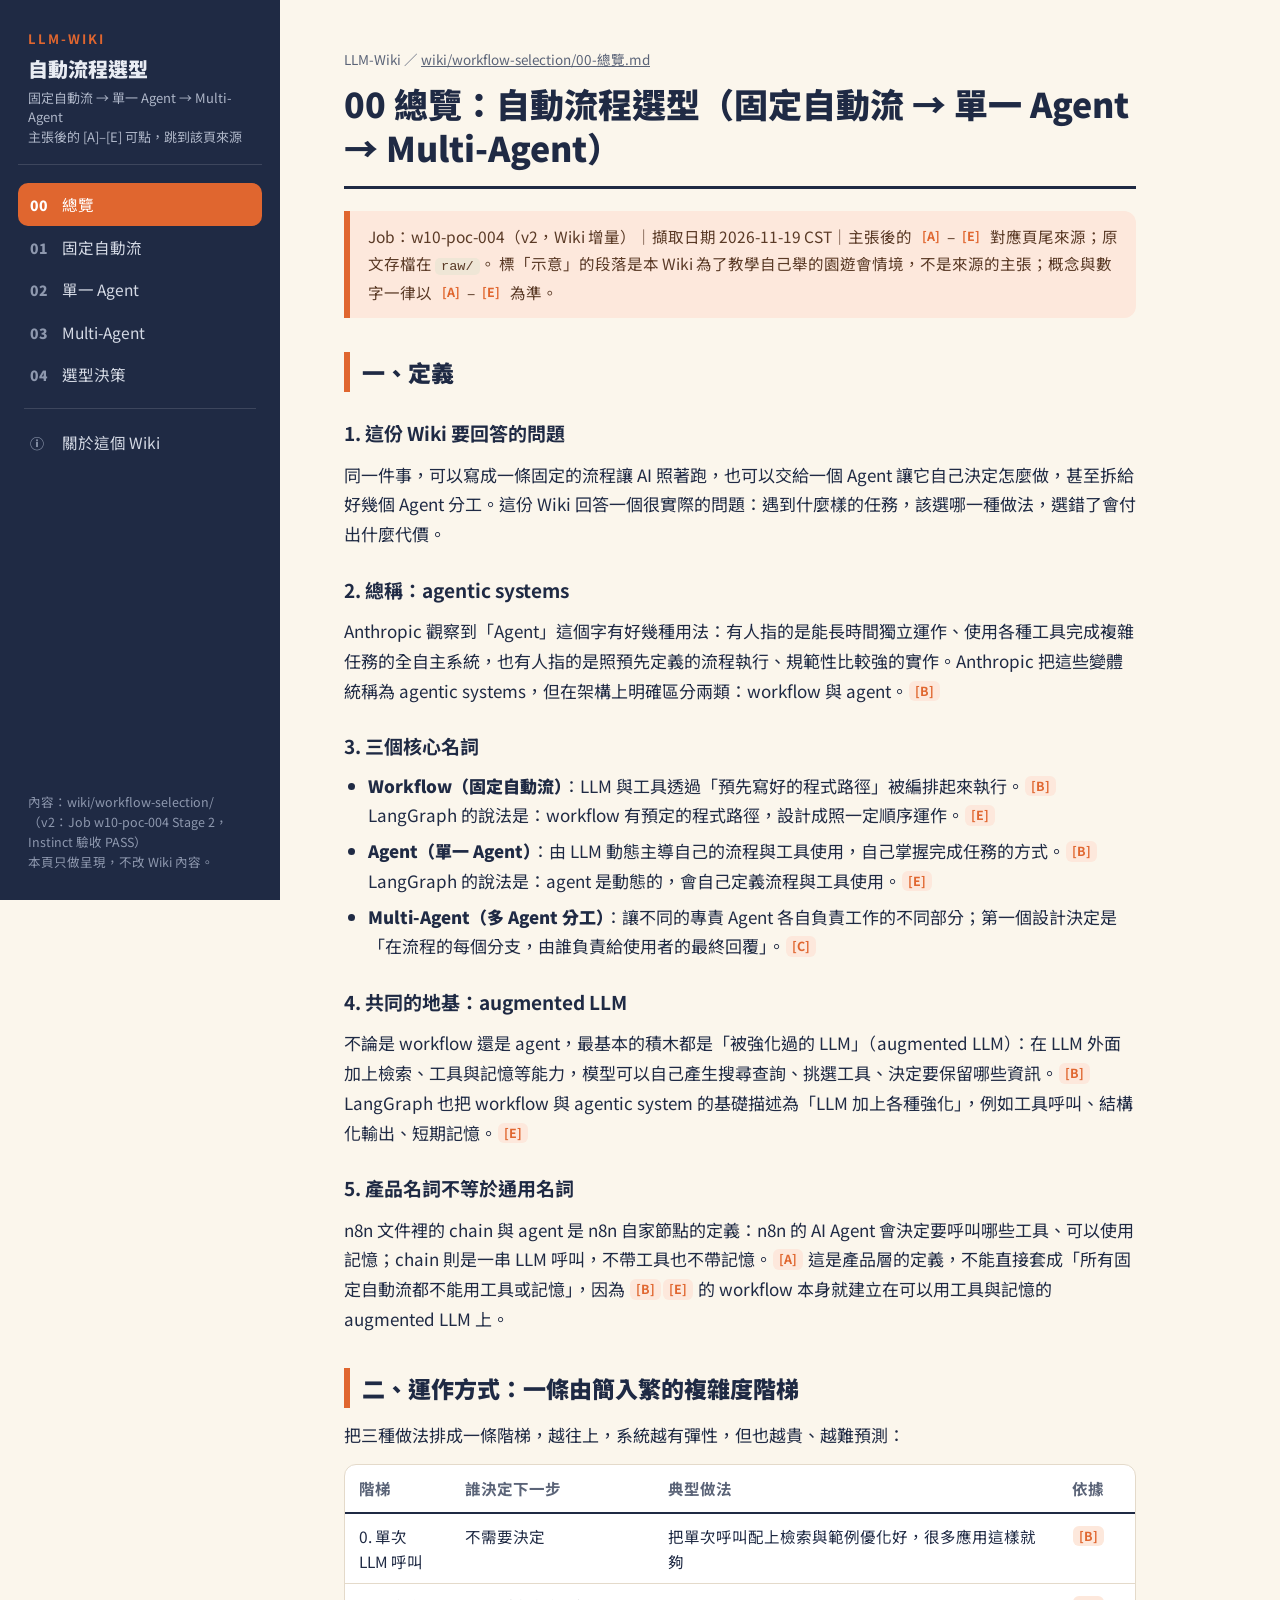
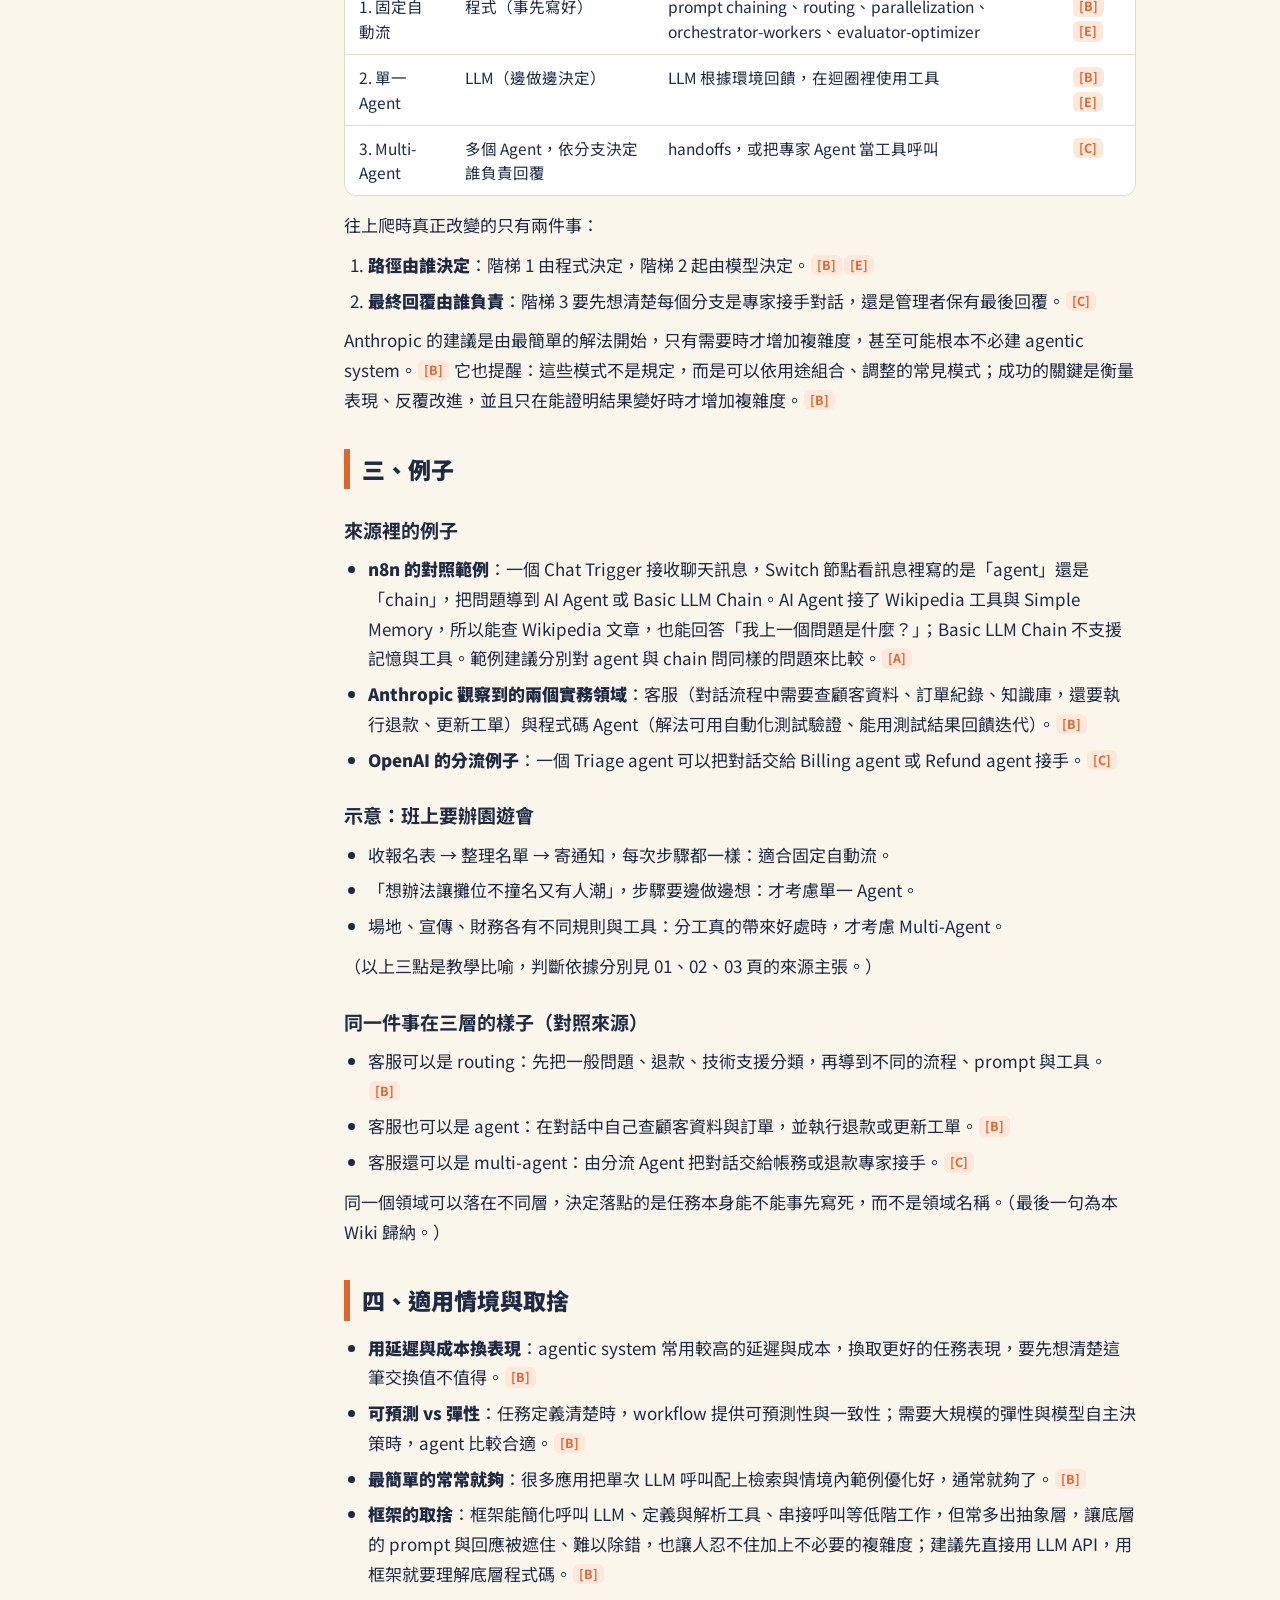
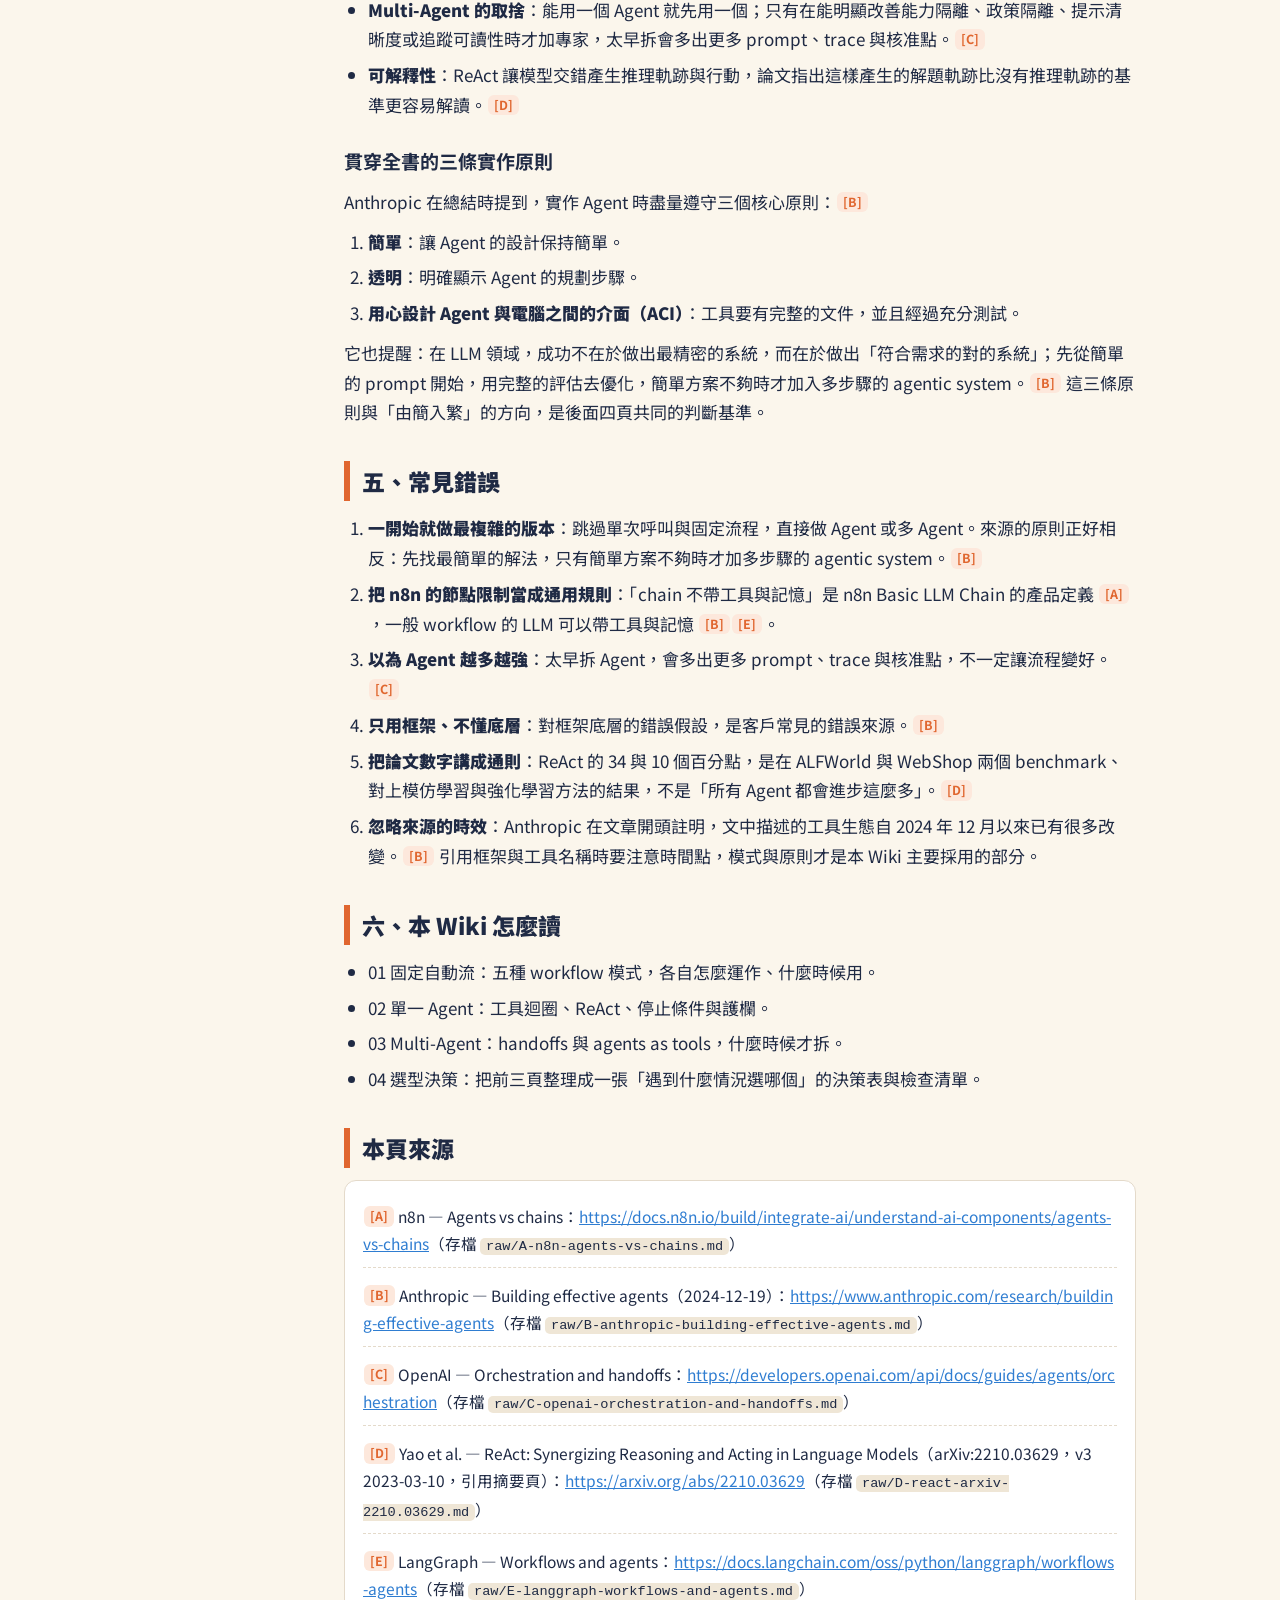
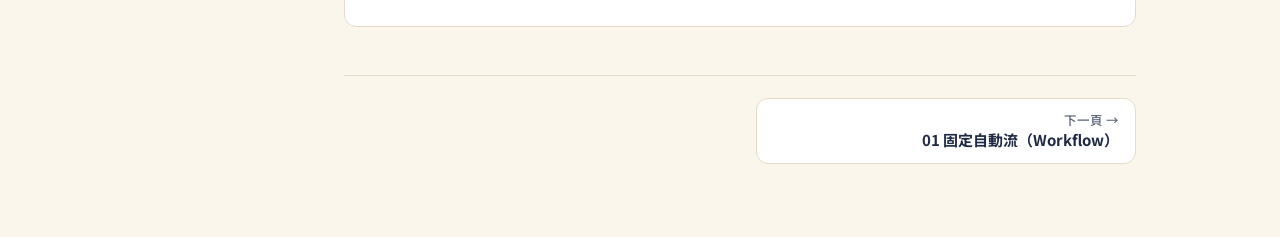
<file: wiki/index.html>
<!doctype html>
<html lang="zh-Hant">
<head>
<meta charset="utf-8">
<meta name="viewport" content="width=device-width, initial-scale=1">
<title>LLM-Wiki｜自動流程選型（固定自動流 → 單一 Agent → Multi-Agent）</title>
<link rel="preconnect" href="https://fonts.googleapis.com">
<link href="https://fonts.googleapis.com/css2?family=Noto+Sans+TC:wght@400;500;700;900&display=swap" rel="stylesheet">
<!--
  Wiki 瀏覽頁母版（templates/wiki.html）
  內容由 scripts/build_wiki.py 從 wiki/*.md 轉出後注入 <script id="wiki-data">，母版不放任何 Wiki 文字。
  配色與字型沿用簡報母版 templates/slides.html。
-->
<style>
  :root{
    --bg:#FBF6EC; --ink:#1F2A44; --muted:#5B6478; --line:#E4DACA;
    --accent:#E0662F; --accent-soft:#FDE8DC; --line-c:#2F7DD1; --branch-c:#2E9E6A;
    --card:#FFFFFF; --side:#1F2A44;
  }
  *{box-sizing:border-box;margin:0;padding:0}
  html{scroll-behavior:smooth}
  body{background:var(--bg);color:var(--ink);font-family:"Noto Sans TC","PingFang TC","Microsoft JhengHei",sans-serif;
    font-size:17px;line-height:1.75;display:grid;grid-template-columns:280px minmax(0,1fr);min-height:100vh}
  aside{background:var(--side);color:#E9ECF3;position:sticky;top:0;height:100vh;overflow-y:auto;padding:28px 18px;display:flex;flex-direction:column;gap:6px}
  .brand{padding:0 10px 18px;border-bottom:1px solid #ffffff22;margin-bottom:12px}
  .brand .k{font-size:13px;letter-spacing:2px;color:var(--accent);font-weight:700}
  .brand .t{font-size:20px;font-weight:900;line-height:1.35;margin-top:4px}
  .brand .s{font-size:13px;color:#AEB6C8;margin-top:6px;line-height:1.5}
  nav a{display:flex;gap:10px;align-items:baseline;padding:10px 12px;border-radius:10px;color:#D5DAE5;text-decoration:none;font-size:15.5px;line-height:1.45}
  nav a .n{font-weight:900;color:#8E98AE;font-size:14px;min-width:22px}
  nav a:hover{background:#ffffff12;color:#fff}
  nav a.on{background:var(--accent);color:#fff}
  nav a.on .n{color:#fff}
  .sep{height:1px;background:#ffffff22;margin:12px 6px}
  .side-foot{margin-top:auto;font-size:12.5px;color:#8E98AE;padding:16px 10px 0;line-height:1.6}
  .side-foot a{color:#AEB6C8}
  main{padding:48px clamp(20px,5vw,72px) 80px;max-width:920px;width:100%}
  .crumb{font-size:13.5px;color:var(--muted);margin-bottom:10px}
  .crumb a{color:var(--muted)}
  article h1{font-size:34px;font-weight:900;line-height:1.3;margin-bottom:22px;padding-bottom:16px;border-bottom:3px solid var(--ink)}
  article h2{font-size:23px;font-weight:900;margin:34px 0 12px;padding-left:12px;border-left:6px solid var(--accent)}
  article h3{font-size:19px;font-weight:700;margin:24px 0 8px}
  article p{margin:10px 0}
  article ul,article ol{margin:8px 0 8px 1.4em}
  article li{margin:6px 0}
  article li ul{margin-top:4px}
  article strong{font-weight:900}
  article blockquote{background:var(--accent-soft);border-left:6px solid var(--accent);border-radius:0 12px 12px 0;padding:12px 18px;margin:0 0 18px;font-size:15.5px;color:#5a3a26}
  article code{font-family:ui-monospace,Menlo,Consolas,monospace;font-size:.88em;background:#EFE6D6;border-radius:5px;padding:1px 6px}
  article pre{background:#fff;border:1px solid var(--line);border-radius:12px;padding:14px 18px;overflow-x:auto;margin:12px 0}
  article pre code{background:none;padding:0;font-size:14px;line-height:1.6}
  article a{color:var(--line-c);word-break:break-all}
  .tbl{overflow-x:auto;margin:14px 0;background:var(--card);border:1px solid var(--line);border-radius:12px}
  table{border-collapse:collapse;width:100%;font-size:15.5px}
  th{text-align:left;font-weight:700;color:var(--muted);padding:10px 14px;border-bottom:2px solid var(--ink);white-space:nowrap}
  td{padding:10px 14px;border-bottom:1px solid var(--line);vertical-align:top;line-height:1.6}
  tr:last-child td{border-bottom:0}
  a.tag{display:inline-block;font-size:12.5px;font-weight:700;line-height:1;padding:4px 6px;margin:0 1px;border-radius:6px;
    background:var(--accent-soft);color:var(--accent);text-decoration:none;vertical-align:2px;word-break:normal;cursor:pointer}
  a.tag:hover{background:var(--accent);color:#fff}
  h2.srchead + ul, h2.srchead + ol{list-style:none;margin-left:0;background:var(--card);border:1px solid var(--line);border-radius:12px;padding:8px 18px}
  h2.srchead + ul li{padding:8px 0;border-bottom:1px dashed var(--line);font-size:15.5px}
  h2.srchead + ul li:last-child{border-bottom:0}
  li.hit{background:#FFF3C4;border-radius:6px;transition:background .3s}
  .pager{display:flex;justify-content:space-between;gap:14px;margin-top:48px;padding-top:22px;border-top:1px solid var(--line)}
  .pager a{flex:1;max-width:48%;background:var(--card);border:1px solid var(--line);border-radius:12px;padding:12px 16px;text-decoration:none;color:var(--ink);font-weight:700;font-size:15px;line-height:1.45}
  .pager a small{display:block;color:var(--muted);font-weight:500;font-size:12.5px}
  .pager a.next{text-align:right;margin-left:auto}
  .pager a:hover{border-color:var(--accent)}
  .src-file{margin-top:20px;font-size:13px;color:var(--muted)}
  .src-file a{color:var(--muted)}
  #menu{display:none}
  @media (max-width:820px){
    body{display:block}
    aside{position:sticky;top:0;height:auto;z-index:5;padding:12px 14px;gap:0}
    .brand{padding:0;border:0;margin:0;display:flex;justify-content:space-between;align-items:center}
    .brand .k,.brand .s{display:none}
    .brand .t{font-size:16px;margin:0}
    #menu{display:block;font:inherit;font-size:14px;background:var(--accent);color:#fff;border:0;border-radius:8px;padding:6px 12px;cursor:pointer}
    aside nav,aside .sep,aside .side-foot{display:none}
    aside.open nav{display:block;margin-top:10px}
    aside.open .sep{display:block}
    main{padding:24px 18px 60px}
    article h1{font-size:26px}
  }
</style>
</head>
<body>
<aside id="side">
  <div class="brand">
    <div>
      <div class="k">LLM-WIKI</div>
      <div class="t">自動流程選型</div>
      <div class="s">固定自動流 → 單一 Agent → Multi-Agent<br>主張後的 [A]–[E] 可點，跳到該頁來源</div>
    </div>
    <button id="menu" aria-label="開啟目錄">目錄</button>
  </div>
  <nav id="nav"></nav>
  <div class="side-foot">內容：<span id="foot-path"></span>（v2：Job w10-poc-004 Stage 2，Instinct 驗收 PASS）<br>本頁只做呈現，不改 Wiki 內容。</div>
</aside>
<main>
  <div class="crumb" id="crumb"></div>
  <article id="doc"></article>
  <div class="pager" id="pager"></div>
</main>
<script id="wiki-data" type="application/json">{"slug": "workflow-selection", "repo": "https://github.com/nickyxu1985/universal-lesson-generator/blob/develop/", "pages": [{"id": "00", "title": "00 總覽：自動流程選型（固定自動流 → 單一 Agent → Multi-Agent）", "file": "wiki/workflow-selection/00-總覽.md", "html": "<h1>00 總覽：自動流程選型（固定自動流 → 單一 Agent → Multi-Agent）<\/h1>\n<blockquote>Job：w10-poc-004（v2，Wiki 增量）｜擷取日期 2026-11-19 CST｜主張後的 <a class=\"tag\" href=\"#\" data-src=\"A\">[A]<\/a>–<a class=\"tag\" href=\"#\" data-src=\"E\">[E]<\/a> 對應頁尾來源；原文存檔在 <code>raw/<\/code>。 標「示意」的段落是本 Wiki 為了教學自己舉的園遊會情境，不是來源的主張；概念與數字一律以 <a class=\"tag\" href=\"#\" data-src=\"A\">[A]<\/a>–<a class=\"tag\" href=\"#\" data-src=\"E\">[E]<\/a> 為準。<\/blockquote>\n<h2>一、定義<\/h2>\n<h3>1. 這份 Wiki 要回答的問題<\/h3>\n<p>同一件事，可以寫成一條固定的流程讓 AI 照著跑，也可以交給一個 Agent 讓它自己決定怎麼做，甚至拆給好幾個 Agent 分工。這份 Wiki 回答一個很實際的問題：遇到什麼樣的任務，該選哪一種做法，選錯了會付出什麼代價。<\/p>\n<h3>2. 總稱：agentic systems<\/h3>\n<p>Anthropic 觀察到「Agent」這個字有好幾種用法：有人指的是能長時間獨立運作、使用各種工具完成複雜任務的全自主系統，也有人指的是照預先定義的流程執行、規範性比較強的實作。Anthropic 把這些變體統稱為 agentic systems，但在架構上明確區分兩類：workflow 與 agent。<a class=\"tag\" href=\"#\" data-src=\"B\">[B]<\/a><\/p>\n<h3>3. 三個核心名詞<\/h3>\n<ul><li><strong>Workflow（固定自動流）<\/strong>：LLM 與工具透過「預先寫好的程式路徑」被編排起來執行。<a class=\"tag\" href=\"#\" data-src=\"B\">[B]<\/a> LangGraph 的說法是：workflow 有預定的程式路徑，設計成照一定順序運作。<a class=\"tag\" href=\"#\" data-src=\"E\">[E]<\/a><\/li><li><strong>Agent（單一 Agent）<\/strong>：由 LLM 動態主導自己的流程與工具使用，自己掌握完成任務的方式。<a class=\"tag\" href=\"#\" data-src=\"B\">[B]<\/a> LangGraph 的說法是：agent 是動態的，會自己定義流程與工具使用。<a class=\"tag\" href=\"#\" data-src=\"E\">[E]<\/a><\/li><li><strong>Multi-Agent（多 Agent 分工）<\/strong>：讓不同的專責 Agent 各自負責工作的不同部分；第一個設計決定是「在流程的每個分支，由誰負責給使用者的最終回覆」。<a class=\"tag\" href=\"#\" data-src=\"C\">[C]<\/a><\/li><\/ul>\n<h3>4. 共同的地基：augmented LLM<\/h3>\n<p>不論是 workflow 還是 agent，最基本的積木都是「被強化過的 LLM」（augmented LLM）：在 LLM 外面加上檢索、工具與記憶等能力，模型可以自己產生搜尋查詢、挑選工具、決定要保留哪些資訊。<a class=\"tag\" href=\"#\" data-src=\"B\">[B]<\/a> LangGraph 也把 workflow 與 agentic system 的基礎描述為「LLM 加上各種強化」，例如工具呼叫、結構化輸出、短期記憶。<a class=\"tag\" href=\"#\" data-src=\"E\">[E]<\/a><\/p>\n<h3>5. 產品名詞不等於通用名詞<\/h3>\n<p>n8n 文件裡的 chain 與 agent 是 n8n 自家節點的定義：n8n 的 AI Agent 會決定要呼叫哪些工具、可以使用記憶；chain 則是一串 LLM 呼叫，不帶工具也不帶記憶。<a class=\"tag\" href=\"#\" data-src=\"A\">[A]<\/a> 這是產品層的定義，不能直接套成「所有固定自動流都不能用工具或記憶」，因為 <a class=\"tag\" href=\"#\" data-src=\"B\">[B]<\/a><a class=\"tag\" href=\"#\" data-src=\"E\">[E]<\/a> 的 workflow 本身就建立在可以用工具與記憶的 augmented LLM 上。<\/p>\n<h2>二、運作方式：一條由簡入繁的複雜度階梯<\/h2>\n<p>把三種做法排成一條階梯，越往上，系統越有彈性，但也越貴、越難預測：<\/p>\n<div class=\"tbl\"><table><thead><tr><th>階梯<\/th><th>誰決定下一步<\/th><th>典型做法<\/th><th>依據<\/th><\/tr><\/thead><tbody><tr><td>0. 單次 LLM 呼叫<\/td><td>不需要決定<\/td><td>把單次呼叫配上檢索與範例優化好，很多應用這樣就夠<\/td><td><a class=\"tag\" href=\"#\" data-src=\"B\">[B]<\/a><\/td><\/tr><tr><td>1. 固定自動流<\/td><td>程式（事先寫好）<\/td><td>prompt chaining、routing、parallelization、orchestrator-workers、evaluator-optimizer<\/td><td><a class=\"tag\" href=\"#\" data-src=\"B\">[B]<\/a><a class=\"tag\" href=\"#\" data-src=\"E\">[E]<\/a><\/td><\/tr><tr><td>2. 單一 Agent<\/td><td>LLM（邊做邊決定）<\/td><td>LLM 根據環境回饋，在迴圈裡使用工具<\/td><td><a class=\"tag\" href=\"#\" data-src=\"B\">[B]<\/a><a class=\"tag\" href=\"#\" data-src=\"E\">[E]<\/a><\/td><\/tr><tr><td>3. Multi-Agent<\/td><td>多個 Agent，依分支決定誰負責回覆<\/td><td>handoffs，或把專家 Agent 當工具呼叫<\/td><td><a class=\"tag\" href=\"#\" data-src=\"C\">[C]<\/a><\/td><\/tr><\/tbody><\/table><\/div>\n<p>往上爬時真正改變的只有兩件事：<\/p>\n<ol><li><strong>路徑由誰決定<\/strong>：階梯 1 由程式決定，階梯 2 起由模型決定。<a class=\"tag\" href=\"#\" data-src=\"B\">[B]<\/a><a class=\"tag\" href=\"#\" data-src=\"E\">[E]<\/a><\/li><li><strong>最終回覆由誰負責<\/strong>：階梯 3 要先想清楚每個分支是專家接手對話，還是管理者保有最後回覆。<a class=\"tag\" href=\"#\" data-src=\"C\">[C]<\/a><\/li><\/ol>\n<p>Anthropic 的建議是由最簡單的解法開始，只有需要時才增加複雜度，甚至可能根本不必建 agentic system。<a class=\"tag\" href=\"#\" data-src=\"B\">[B]<\/a> 它也提醒：這些模式不是規定，而是可以依用途組合、調整的常見模式；成功的關鍵是衡量表現、反覆改進，並且只在能證明結果變好時才增加複雜度。<a class=\"tag\" href=\"#\" data-src=\"B\">[B]<\/a><\/p>\n<h2>三、例子<\/h2>\n<h3 class=\"srchead\">來源裡的例子<\/h3>\n<ul><li><strong>n8n 的對照範例<\/strong>：一個 Chat Trigger 接收聊天訊息，Switch 節點看訊息裡寫的是「agent」還是「chain」，把問題導到 AI Agent 或 Basic LLM Chain。AI Agent 接了 Wikipedia 工具與 Simple Memory，所以能查 Wikipedia 文章，也能回答「我上一個問題是什麼？」；Basic LLM Chain 不支援記憶與工具。範例建議分別對 agent 與 chain 問同樣的問題來比較。<a class=\"tag\" href=\"#\" data-src=\"A\">[A]<\/a><\/li><li><strong>Anthropic 觀察到的兩個實務領域<\/strong>：客服（對話流程中需要查顧客資料、訂單紀錄、知識庫，還要執行退款、更新工單）與程式碼 Agent（解法可用自動化測試驗證、能用測試結果回饋迭代）。<a class=\"tag\" href=\"#\" data-src=\"B\">[B]<\/a><\/li><li><strong>OpenAI 的分流例子<\/strong>：一個 Triage agent 可以把對話交給 Billing agent 或 Refund agent 接手。<a class=\"tag\" href=\"#\" data-src=\"C\">[C]<\/a><\/li><\/ul>\n<h3>示意：班上要辦園遊會<\/h3>\n<ul><li>收報名表 → 整理名單 → 寄通知，每次步驟都一樣：適合固定自動流。<\/li><li>「想辦法讓攤位不撞名又有人潮」，步驟要邊做邊想：才考慮單一 Agent。<\/li><li>場地、宣傳、財務各有不同規則與工具：分工真的帶來好處時，才考慮 Multi-Agent。<\/li><\/ul>\n<p>（以上三點是教學比喻，判斷依據分別見 01、02、03 頁的來源主張。）<\/p>\n<h3 class=\"srchead\">同一件事在三層的樣子（對照來源）<\/h3>\n<ul><li>客服可以是 routing：先把一般問題、退款、技術支援分類，再導到不同的流程、prompt 與工具。<a class=\"tag\" href=\"#\" data-src=\"B\">[B]<\/a><\/li><li>客服也可以是 agent：在對話中自己查顧客資料與訂單，並執行退款或更新工單。<a class=\"tag\" href=\"#\" data-src=\"B\">[B]<\/a><\/li><li>客服還可以是 multi-agent：由分流 Agent 把對話交給帳務或退款專家接手。<a class=\"tag\" href=\"#\" data-src=\"C\">[C]<\/a><\/li><\/ul>\n<p>同一個領域可以落在不同層，決定落點的是任務本身能不能事先寫死，而不是領域名稱。（最後一句為本 Wiki 歸納。）<\/p>\n<h2>四、適用情境與取捨<\/h2>\n<ul><li><strong>用延遲與成本換表現<\/strong>：agentic system 常用較高的延遲與成本，換取更好的任務表現，要先想清楚這筆交換值不值得。<a class=\"tag\" href=\"#\" data-src=\"B\">[B]<\/a><\/li><li><strong>可預測 vs 彈性<\/strong>：任務定義清楚時，workflow 提供可預測性與一致性；需要大規模的彈性與模型自主決策時，agent 比較合適。<a class=\"tag\" href=\"#\" data-src=\"B\">[B]<\/a><\/li><li><strong>最簡單的常常就夠<\/strong>：很多應用把單次 LLM 呼叫配上檢索與情境內範例優化好，通常就夠了。<a class=\"tag\" href=\"#\" data-src=\"B\">[B]<\/a><\/li><li><strong>框架的取捨<\/strong>：框架能簡化呼叫 LLM、定義與解析工具、串接呼叫等低階工作，但常多出抽象層，讓底層的 prompt 與回應被遮住、難以除錯，也讓人忍不住加上不必要的複雜度；建議先直接用 LLM API，用框架就要理解底層程式碼。<a class=\"tag\" href=\"#\" data-src=\"B\">[B]<\/a><\/li><li><strong>Multi-Agent 的取捨<\/strong>：能用一個 Agent 就先用一個；只有在能明顯改善能力隔離、政策隔離、提示清晰度或追蹤可讀性時才加專家，太早拆會多出更多 prompt、trace 與核准點。<a class=\"tag\" href=\"#\" data-src=\"C\">[C]<\/a><\/li><li><strong>可解釋性<\/strong>：ReAct 讓模型交錯產生推理軌跡與行動，論文指出這樣產生的解題軌跡比沒有推理軌跡的基準更容易解讀。<a class=\"tag\" href=\"#\" data-src=\"D\">[D]<\/a><\/li><\/ul>\n<h3>貫穿全書的三條實作原則<\/h3>\n<p>Anthropic 在總結時提到，實作 Agent 時盡量遵守三個核心原則：<a class=\"tag\" href=\"#\" data-src=\"B\">[B]<\/a><\/p>\n<ol><li><strong>簡單<\/strong>：讓 Agent 的設計保持簡單。<\/li><li><strong>透明<\/strong>：明確顯示 Agent 的規劃步驟。<\/li><li><strong>用心設計 Agent 與電腦之間的介面（ACI）<\/strong>：工具要有完整的文件，並且經過充分測試。<\/li><\/ol>\n<p>它也提醒：在 LLM 領域，成功不在於做出最精密的系統，而在於做出「符合需求的對的系統」；先從簡單的 prompt 開始，用完整的評估去優化，簡單方案不夠時才加入多步驟的 agentic system。<a class=\"tag\" href=\"#\" data-src=\"B\">[B]<\/a> 這三條原則與「由簡入繁」的方向，是後面四頁共同的判斷基準。<\/p>\n<h2>五、常見錯誤<\/h2>\n<ol><li><strong>一開始就做最複雜的版本<\/strong>：跳過單次呼叫與固定流程，直接做 Agent 或多 Agent。來源的原則正好相反：先找最簡單的解法，只有簡單方案不夠時才加多步驟的 agentic system。<a class=\"tag\" href=\"#\" data-src=\"B\">[B]<\/a><\/li><li><strong>把 n8n 的節點限制當成通用規則<\/strong>：「chain 不帶工具與記憶」是 n8n Basic LLM Chain 的產品定義 <a class=\"tag\" href=\"#\" data-src=\"A\">[A]<\/a>，一般 workflow 的 LLM 可以帶工具與記憶 <a class=\"tag\" href=\"#\" data-src=\"B\">[B]<\/a><a class=\"tag\" href=\"#\" data-src=\"E\">[E]<\/a>。<\/li><li><strong>以為 Agent 越多越強<\/strong>：太早拆 Agent，會多出更多 prompt、trace 與核准點，不一定讓流程變好。<a class=\"tag\" href=\"#\" data-src=\"C\">[C]<\/a><\/li><li><strong>只用框架、不懂底層<\/strong>：對框架底層的錯誤假設，是客戶常見的錯誤來源。<a class=\"tag\" href=\"#\" data-src=\"B\">[B]<\/a><\/li><li><strong>把論文數字講成通則<\/strong>：ReAct 的 34 與 10 個百分點，是在 ALFWorld 與 WebShop 兩個 benchmark、對上模仿學習與強化學習方法的結果，不是「所有 Agent 都會進步這麼多」。<a class=\"tag\" href=\"#\" data-src=\"D\">[D]<\/a><\/li><li><strong>忽略來源的時效<\/strong>：Anthropic 在文章開頭註明，文中描述的工具生態自 2024 年 12 月以來已有很多改變。<a class=\"tag\" href=\"#\" data-src=\"B\">[B]<\/a> 引用框架與工具名稱時要注意時間點，模式與原則才是本 Wiki 主要採用的部分。<\/li><\/ol>\n<h2>六、本 Wiki 怎麼讀<\/h2>\n<ul><li>01 固定自動流：五種 workflow 模式，各自怎麼運作、什麼時候用。<\/li><li>02 單一 Agent：工具迴圈、ReAct、停止條件與護欄。<\/li><li>03 Multi-Agent：handoffs 與 agents as tools，什麼時候才拆。<\/li><li>04 選型決策：把前三頁整理成一張「遇到什麼情況選哪個」的決策表與檢查清單。<\/li><\/ul>\n<h2 class=\"srchead\">本頁來源<\/h2>\n<ul><li><a class=\"tag\" href=\"#\" data-src=\"A\">[A]<\/a> n8n — Agents vs chains：<a href=\"https://docs.n8n.io/build/integrate-ai/understand-ai-components/agents-vs-chains\" target=\"_blank\" rel=\"noopener\">https://docs.n8n.io/build/integrate-ai/understand-ai-components/agents-vs-chains<\/a>（存檔 <code>raw/A-n8n-agents-vs-chains.md<\/code>）<\/li><li><a class=\"tag\" href=\"#\" data-src=\"B\">[B]<\/a> Anthropic — Building effective agents（2024-12-19）：<a href=\"https://www.anthropic.com/research/building-effective-agents\" target=\"_blank\" rel=\"noopener\">https://www.anthropic.com/research/building-effective-agents<\/a>（存檔 <code>raw/B-anthropic-building-effective-agents.md<\/code>）<\/li><li><a class=\"tag\" href=\"#\" data-src=\"C\">[C]<\/a> OpenAI — Orchestration and handoffs：<a href=\"https://developers.openai.com/api/docs/guides/agents/orchestration\" target=\"_blank\" rel=\"noopener\">https://developers.openai.com/api/docs/guides/agents/orchestration<\/a>（存檔 <code>raw/C-openai-orchestration-and-handoffs.md<\/code>）<\/li><li><a class=\"tag\" href=\"#\" data-src=\"D\">[D]<\/a> Yao et al. — ReAct: Synergizing Reasoning and Acting in Language Models（arXiv:2210.03629，v3 2023-03-10，引用摘要頁）：<a href=\"https://arxiv.org/abs/2210.03629\" target=\"_blank\" rel=\"noopener\">https://arxiv.org/abs/2210.03629<\/a>（存檔 <code>raw/D-react-arxiv-2210.03629.md<\/code>）<\/li><li><a class=\"tag\" href=\"#\" data-src=\"E\">[E]<\/a> LangGraph — Workflows and agents：<a href=\"https://docs.langchain.com/oss/python/langgraph/workflows-agents\" target=\"_blank\" rel=\"noopener\">https://docs.langchain.com/oss/python/langgraph/workflows-agents<\/a>（存檔 <code>raw/E-langgraph-workflows-and-agents.md<\/code>）<\/li><\/ul>"}, {"id": "01", "title": "01 固定自動流（Workflow）", "file": "wiki/workflow-selection/01-固定自動流.md", "html": "<h1>01 固定自動流（Workflow）<\/h1>\n<blockquote>Job：w10-poc-004（v2，Wiki 增量）｜主張後的 <a class=\"tag\" href=\"#\" data-src=\"A\">[A]<\/a>–<a class=\"tag\" href=\"#\" data-src=\"E\">[E]<\/a> 對應頁尾來源；標「示意」的是本 Wiki 的教學情境，不是來源主張。<\/blockquote>\n<h2>一、定義<\/h2>\n<ul><li><strong>Workflow 是預先寫好路徑的系統<\/strong>：LLM 與工具透過預先定義的程式路徑被編排執行。<a class=\"tag\" href=\"#\" data-src=\"B\">[B]<\/a> LangGraph 的說法是：workflow 有預定的程式路徑，設計成照一定順序運作。<a class=\"tag\" href=\"#\" data-src=\"E\">[E]<\/a><\/li><li><strong>它的強項是可預測<\/strong>：對定義清楚的任務，workflow 提供可預測性與一致性。<a class=\"tag\" href=\"#\" data-src=\"B\">[B]<\/a><\/li><li><strong>它不是「不能用工具的流程」<\/strong>：workflow 的每一次 LLM 呼叫，都可以是帶著檢索、工具與記憶的 augmented LLM；Anthropic 在介紹各種 workflow 前就說明，之後都假設每次 LLM 呼叫都能使用這些強化能力。<a class=\"tag\" href=\"#\" data-src=\"B\">[B]<\/a> LangGraph 也把工具呼叫、結構化輸出與短期記憶列為 workflow 與 agentic system 共同的強化選項。<a class=\"tag\" href=\"#\" data-src=\"E\">[E]<\/a><\/li><li><strong>它和 Agent 的差別在「誰決定路徑」<\/strong>：workflow 的路徑由程式事先決定；agent 則由 LLM 動態主導自己的流程與工具使用。<a class=\"tag\" href=\"#\" data-src=\"B\">[B]<\/a><a class=\"tag\" href=\"#\" data-src=\"E\">[E]<\/a><\/li><\/ul>\n<h2>二、運作方式：五種常見模式<\/h2>\n<p><a class=\"tag\" href=\"#\" data-src=\"B\">[B]<\/a> 與 <a class=\"tag\" href=\"#\" data-src=\"E\">[E]<\/a> 列出的是同一組五種模式。下面逐一說明它怎麼跑、檢查點放在哪裡。<\/p>\n<h3>1. Prompt chaining（提示串接）<\/h3>\n<ul><li><strong>怎麼跑<\/strong>：把任務拆成一連串步驟，每一次 LLM 呼叫處理上一步的輸出。<a class=\"tag\" href=\"#\" data-src=\"B\">[B]<\/a><a class=\"tag\" href=\"#\" data-src=\"E\">[E]<\/a><\/li><li><strong>檢查點<\/strong>：可以在任何中間步驟加上程式化檢查（Anthropic 圖中稱為 gate），確保流程還在正軌上。<a class=\"tag\" href=\"#\" data-src=\"B\">[B]<\/a> LangGraph 的範例就是這樣做：先產生一個笑話，再用一個檢查函式判斷 Pass 或 Fail；Fail 才進入「改進」與「潤飾」兩步，Pass 就直接結束。<a class=\"tag\" href=\"#\" data-src=\"E\">[E]<\/a><\/li><li><strong>核心交換<\/strong>：用延遲換準確度，讓每一次 LLM 呼叫都只做比較簡單的事。<a class=\"tag\" href=\"#\" data-src=\"B\">[B]<\/a><\/li><\/ul>\n<h3>2. Routing（分流）<\/h3>\n<ul><li><strong>怎麼跑<\/strong>：先把輸入分類，再導到專門的後續任務。<a class=\"tag\" href=\"#\" data-src=\"B\">[B]<\/a><a class=\"tag\" href=\"#\" data-src=\"E\">[E]<\/a><\/li><li><strong>好處<\/strong>：讓關注點分離，可以寫更專門的 prompt；沒有分流時，為某一類輸入最佳化，可能會傷害其他類輸入的表現。<a class=\"tag\" href=\"#\" data-src=\"B\">[B]<\/a><\/li><li><strong>分類器不一定是 LLM<\/strong>：分類可以由 LLM 做，也可以用比較傳統的分類模型或演算法，前提是分類夠準。<a class=\"tag\" href=\"#\" data-src=\"B\">[B]<\/a> LangGraph 的範例則是讓 LLM 以結構化輸出決定路由，再用條件邊導向對應節點。<a class=\"tag\" href=\"#\" data-src=\"E\">[E]<\/a><\/li><\/ul>\n<h3>3. Parallelization（平行化）<\/h3>\n<ul><li><strong>怎麼跑<\/strong>：讓多個 LLM 同時處理任務，再用程式彙整輸出。<a class=\"tag\" href=\"#\" data-src=\"B\">[B]<\/a> 有兩種變形：<a class=\"tag\" href=\"#\" data-src=\"B\">[B]<\/a><a class=\"tag\" href=\"#\" data-src=\"E\">[E]<\/a><ul><li><strong>Sectioning（分段）<\/strong>：把任務拆成彼此獨立的子任務同時跑，目的是加速。<\/li><li><strong>Voting（投票）<\/strong>：同一個任務跑很多次，取得多樣的輸出，目的是提高信心。<\/li><\/ul><\/li><li><strong>為什麼有效<\/strong>：面對有多個考量的複雜任務，讓每個考量各由一次獨立的 LLM 呼叫處理、專心看一個面向，LLM 通常表現更好。<a class=\"tag\" href=\"#\" data-src=\"B\">[B]<\/a><\/li><\/ul>\n<h3>4. Orchestrator-workers（指揮者－工作者）<\/h3>\n<ul><li><strong>怎麼跑<\/strong>：由一個中央 LLM 動態拆解任務、派給 worker LLM，再彙整結果。<a class=\"tag\" href=\"#\" data-src=\"B\">[B]<\/a> LangGraph 描述為：拆任務、派子任務、把 worker 的輸出合成最終結果。<a class=\"tag\" href=\"#\" data-src=\"E\">[E]<\/a><\/li><li><strong>和平行化的差別<\/strong>：外形相似，但子任務不是事先定義好的，而是由 orchestrator 依照具體輸入決定。<a class=\"tag\" href=\"#\" data-src=\"B\">[B]<\/a> LangGraph 用 <code>Send<\/code> API 動態建立 worker 節點並送出各自的輸入；每個 worker 有自己的狀態，所有輸出寫進一個共用的狀態鍵，讓 orchestrator 讀取並合成。<a class=\"tag\" href=\"#\" data-src=\"E\">[E]<\/a><\/li><\/ul>\n<h3>5. Evaluator-optimizer（評估－優化迴圈）<\/h3>\n<ul><li><strong>怎麼跑<\/strong>：一次 LLM 呼叫產生回應，另一次負責評估並給回饋，在迴圈中反覆進行。<a class=\"tag\" href=\"#\" data-src=\"B\">[B]<\/a> 若評估者或人工審核（human-in-the-loop）判斷還需要修改，就提供回饋並重新產生，直到得到可接受的回應為止。<a class=\"tag\" href=\"#\" data-src=\"E\">[E]<\/a><\/li><li><strong>類比<\/strong>：就像作者寫出一份完善文件之前反覆修稿的過程。<a class=\"tag\" href=\"#\" data-src=\"B\">[B]<\/a><\/li><\/ul>\n<h2>三、例子<\/h2>\n<h3 class=\"srchead\">來源裡的例子<\/h3>\n<div class=\"tbl\"><table><thead><tr><th>模式<\/th><th>來源舉的例子<\/th><\/tr><\/thead><tbody><tr><td>Prompt chaining<\/td><td>先寫行銷文案再翻譯成另一種語言；先寫大綱、檢查大綱是否符合標準，再依大綱寫全文。<a class=\"tag\" href=\"#\" data-src=\"B\">[B]<\/a> 翻譯文件、檢查生成內容的一致性。<a class=\"tag\" href=\"#\" data-src=\"E\">[E]<\/a><\/td><\/tr><tr><td>Routing<\/td><td>把一般問題、退款申請、技術支援分到不同的下游流程、prompt 與工具。<a class=\"tag\" href=\"#\" data-src=\"B\">[B]<\/a> 把簡單常見的問題交給較小、較省成本的模型（如 Claude Haiku 4.5），困難少見的交給能力較強的模型（如 Claude Sonnet 4.5）。<a class=\"tag\" href=\"#\" data-src=\"B\">[B]<\/a> 產品問答先判斷問題類型，再導到價格、退款、退貨等流程。<a class=\"tag\" href=\"#\" data-src=\"E\">[E]<\/a><\/td><\/tr><tr><td>Parallelization<\/td><td>Sectioning：一個模型處理使用者問題，另一個同時篩查不當內容，通常比同一次呼叫兼顧兩件事效果好；自動化評估時每次呼叫評一個面向。Voting：多個不同 prompt 一起檢查程式碼漏洞；用多個 prompt 與不同投票門檻判斷內容是否不當，平衡誤報與漏報。<a class=\"tag\" href=\"#\" data-src=\"B\">[B]<\/a> 一個子任務抽關鍵字、另一個查格式錯誤；依引用數、來源數、來源品質等不同標準多次評分。<a class=\"tag\" href=\"#\" data-src=\"E\">[E]<\/a><\/td><\/tr><tr><td>Orchestrator-workers<\/td><td>每次都要改很多檔案的程式產品；要從多個來源蒐集並分析資訊的搜尋任務。<a class=\"tag\" href=\"#\" data-src=\"B\">[B]<\/a> 要在數量未知的文件裡更新多個 Python 套件的安裝說明。<a class=\"tag\" href=\"#\" data-src=\"E\">[E]<\/a><\/td><\/tr><tr><td>Evaluator-optimizer<\/td><td>文學翻譯：譯者 LLM 一開始抓不到的細微差異，由評估者 LLM 提出批評。<a class=\"tag\" href=\"#\" data-src=\"B\">[B]<\/a> 需要多輪搜尋與分析的複雜搜尋任務，由評估者決定要不要再搜。<a class=\"tag\" href=\"#\" data-src=\"B\">[B]<\/a> 兩種語言之間翻譯不一定有完美對應，可能要幾輪才能譯出同樣意思。<a class=\"tag\" href=\"#\" data-src=\"E\">[E]<\/a><\/td><\/tr><\/tbody><\/table><\/div>\n<h3>n8n 的 chain（產品例子）<\/h3>\n<ul><li>n8n 的 Basic LLM Chain 節點可以和接上的 LLM 對話，但不支援記憶與工具；n8n 的 chain 不使用持久記憶，所以無法參照先前的對話內容，要參照就得改用 AI agent。<a class=\"tag\" href=\"#\" data-src=\"A\">[A]<\/a><\/li><li>在 n8n 的範例中，對 chain 問「我上一個問題是什麼？」，就是用來對照 chain 沒有記憶的情況。<a class=\"tag\" href=\"#\" data-src=\"A\">[A]<\/a><\/li><\/ul>\n<h3>示意：園遊會的固定流程<\/h3>\n<ul><li>每天固定把報名表整理成名單、檢查欄位有沒有漏填（gate）、再寄通知信：步驟固定，適合 prompt chaining。<\/li><li>收到的問題先分成「場地」「繳費」「其他」三類，再交給各自的回覆範本：適合 routing。<\/li><\/ul>\n<h2>四、適用情境與取捨<\/h2>\n<div class=\"tbl\"><table><thead><tr><th>模式<\/th><th>什麼時候用<\/th><th>付出的代價<\/th><\/tr><\/thead><tbody><tr><td>Prompt chaining<\/td><td>任務能輕鬆、乾淨地拆成固定子任務 <a class=\"tag\" href=\"#\" data-src=\"B\">[B]<\/a>；可拆成較小、可驗證的步驟 <a class=\"tag\" href=\"#\" data-src=\"E\">[E]<\/a><\/td><td>多步驟會增加延遲，換來準確度 <a class=\"tag\" href=\"#\" data-src=\"B\">[B]<\/a><\/td><\/tr><tr><td>Routing<\/td><td>有明確類別、分開處理比較好，而且分類能做得準 <a class=\"tag\" href=\"#\" data-src=\"B\">[B]<\/a><\/td><td>分類必須能做得準是前提 <a class=\"tag\" href=\"#\" data-src=\"B\">[B]<\/a>；分錯類，後續就會進到不對的專門流程（本 Wiki 推論）<\/td><\/tr><tr><td>Parallelization<\/td><td>子任務可同時跑以加速，或需要多種觀點、多次嘗試以提高信心 <a class=\"tag\" href=\"#\" data-src=\"B\">[B]<\/a><a class=\"tag\" href=\"#\" data-src=\"E\">[E]<\/a><\/td><td>Voting 要把同一任務跑很多次 <a class=\"tag\" href=\"#\" data-src=\"B\">[B]<\/a><a class=\"tag\" href=\"#\" data-src=\"E\">[E]<\/a>，呼叫次數隨之增加（本 Wiki 推論）<\/td><\/tr><tr><td>Orchestrator-workers<\/td><td>無法預測需要哪些子任務的複雜任務 <a class=\"tag\" href=\"#\" data-src=\"B\">[B]<\/a>；子任務無法像平行化那樣事先定義 <a class=\"tag\" href=\"#\" data-src=\"E\">[E]<\/a><\/td><td>子任務由 orchestrator 依輸入決定 <a class=\"tag\" href=\"#\" data-src=\"B\">[B]<\/a>，換來彈性；事先無法完全知道會拆成哪些子任務（本 Wiki 推論）<\/td><\/tr><tr><td>Evaluator-optimizer<\/td><td>有清楚的評估標準，反覆修改能帶來可衡量的價值 <a class=\"tag\" href=\"#\" data-src=\"B\">[B]<\/a><\/td><td>迴圈會重跑生成與評估，直到通過為止 <a class=\"tag\" href=\"#\" data-src=\"E\">[E]<\/a><\/td><\/tr><\/tbody><\/table><\/div>\n<ul><li><strong>判斷 evaluator-optimizer 合不合用的兩個訊號<\/strong>：第一，人說出回饋後，LLM 的回應能明顯變好；第二，LLM 本身也能提供這樣的回饋。<a class=\"tag\" href=\"#\" data-src=\"B\">[B]<\/a><\/li><li><strong>本 Wiki 對「推論」的標法<\/strong>：表中標「本 Wiki 推論」的句子，是從來源定義直接推出的代價，不是來源原文；驗證時可對照前一欄的來源句。<\/li><li><strong>整體取捨<\/strong>：固定自動流用預先寫好的路徑換來可預測性與一致性 <a class=\"tag\" href=\"#\" data-src=\"B\">[B]<\/a>；它適合「怎麼做已經想清楚」的任務，路徑寫不死的情況則見 02 單一 Agent。<\/li><\/ul>\n<h2>五、常見錯誤<\/h2>\n<ol><li><strong>把 n8n 的 chain 限制當成所有 workflow 的限制<\/strong>：「沒有工具、沒有記憶」只是 n8n Basic LLM Chain 的產品定義 <a class=\"tag\" href=\"#\" data-src=\"A\">[A]<\/a>；一般 workflow 的 LLM 可以帶工具、檢索與記憶 <a class=\"tag\" href=\"#\" data-src=\"B\">[B]<\/a><a class=\"tag\" href=\"#\" data-src=\"E\">[E]<\/a>。<\/li><li><strong>以為 orchestrator-workers 就是平行化<\/strong>：兩者外形相似，但平行化的子任務是事先定義的，orchestrator-workers 的子任務是看輸入動態決定的。<a class=\"tag\" href=\"#\" data-src=\"B\">[B]<\/a><a class=\"tag\" href=\"#\" data-src=\"E\">[E]<\/a><\/li><li><strong>分類不準還硬做 routing<\/strong>：routing 適用的前提之一是分類能被準確處理。<a class=\"tag\" href=\"#\" data-src=\"B\">[B]<\/a><\/li><li><strong>沒有標準就做評估迴圈<\/strong>：evaluator-optimizer 適合有清楚評估標準、反覆修改有可衡量價值的情況 <a class=\"tag\" href=\"#\" data-src=\"B\">[B]<\/a>；沒有標準，就難以判斷何時算「可接受的回應」<a class=\"tag\" href=\"#\" data-src=\"E\">[E]<\/a>。<\/li><li><strong>中間步驟不設檢查<\/strong>：prompt chaining 可以在任何中間步驟加程式化檢查，確保流程還在正軌上 <a class=\"tag\" href=\"#\" data-src=\"B\">[B]<\/a>；不設 gate，錯誤會一路傳到最後一步。<\/li><li><strong>把模式當規定<\/strong>：這些是可以依用途組合與調整的常見模式，不是一定要照做的規範；只在能證明結果變好時才增加複雜度。<a class=\"tag\" href=\"#\" data-src=\"B\">[B]<\/a><\/li><\/ol>\n<h2 class=\"srchead\">本頁來源<\/h2>\n<ul><li><a class=\"tag\" href=\"#\" data-src=\"A\">[A]<\/a> n8n — Agents vs chains：<a href=\"https://docs.n8n.io/build/integrate-ai/understand-ai-components/agents-vs-chains\" target=\"_blank\" rel=\"noopener\">https://docs.n8n.io/build/integrate-ai/understand-ai-components/agents-vs-chains<\/a>（存檔 <code>raw/A-n8n-agents-vs-chains.md<\/code>）<\/li><li><a class=\"tag\" href=\"#\" data-src=\"B\">[B]<\/a> Anthropic — Building effective agents（2024-12-19）：<a href=\"https://www.anthropic.com/research/building-effective-agents\" target=\"_blank\" rel=\"noopener\">https://www.anthropic.com/research/building-effective-agents<\/a>（存檔 <code>raw/B-anthropic-building-effective-agents.md<\/code>）<\/li><li><a class=\"tag\" href=\"#\" data-src=\"E\">[E]<\/a> LangGraph — Workflows and agents：<a href=\"https://docs.langchain.com/oss/python/langgraph/workflows-agents\" target=\"_blank\" rel=\"noopener\">https://docs.langchain.com/oss/python/langgraph/workflows-agents<\/a>（存檔 <code>raw/E-langgraph-workflows-and-agents.md<\/code>）<\/li><\/ul>"}, {"id": "02", "title": "02 單一 Agent", "file": "wiki/workflow-selection/02-單一-agent.md", "html": "<h1>02 單一 Agent<\/h1>\n<blockquote>Job：w10-poc-004（v2，Wiki 增量）｜主張後的 <a class=\"tag\" href=\"#\" data-src=\"A\">[A]<\/a>–<a class=\"tag\" href=\"#\" data-src=\"E\">[E]<\/a> 對應頁尾來源；標「示意」的是本 Wiki 的教學情境，標「本 Wiki 推論」的是由來源推出、非原文的句子。<\/blockquote>\n<h2>一、定義<\/h2>\n<ul><li><strong>Agent 由 LLM 自己主導流程<\/strong>：agent 是 LLM 動態主導自己的流程與工具使用、自己掌握如何完成任務的系統。<a class=\"tag\" href=\"#\" data-src=\"B\">[B]<\/a> LangGraph 的說法是：agent 是動態的，會自己定義流程與工具使用。<a class=\"tag\" href=\"#\" data-src=\"E\">[E]<\/a><\/li><li><strong>實作上通常很單純<\/strong>：agent 能處理複雜任務，但實作往往很直接，通常就是「LLM 根據環境回饋，在迴圈裡使用工具」。<a class=\"tag\" href=\"#\" data-src=\"B\">[B]<\/a> LangGraph 也說 agent 通常實作成「LLM 使用工具執行動作」，在持續的回饋迴圈中運作。<a class=\"tag\" href=\"#\" data-src=\"E\">[E]<\/a><\/li><li><strong>自主，但不是沒有邊界<\/strong>：agent 比 workflow 更有自主性，可以決定要用哪些工具、怎麼解題；但開發者仍然可以定義可用的工具組，以及 agent 行為的準則。<a class=\"tag\" href=\"#\" data-src=\"E\">[E]<\/a><\/li><li><strong>n8n 的產品定義<\/strong>：n8n 的 AI Agent 節點會和工作流程中的其他元件互動，決定要使用哪些工具，並且可以使用記憶；n8n 對 AI agent 的說明是能回應請求、做決定、替使用者執行真實世界任務的 AI 系統。<a class=\"tag\" href=\"#\" data-src=\"A\">[A]<\/a><\/li><\/ul>\n<h2>二、運作方式<\/h2>\n<h3>1. 一次任務的生命週期（Anthropic 的描述）<a class=\"tag\" href=\"#\" data-src=\"B\">[B]<\/a><\/h3>\n<ol><li><strong>開始<\/strong>：agent 從使用者的指令，或與使用者的互動討論開始工作。<\/li><li><strong>規劃與執行<\/strong>：任務清楚後，agent 自己規劃、獨立運作，必要時回頭向使用者要更多資訊或判斷。<\/li><li><strong>每一步取得 ground truth<\/strong>：執行中，agent 每一步都要從環境取得「真實結果」來評估進度，例如工具呼叫的結果或程式執行的結果。<\/li><li><strong>檢查點與卡關<\/strong>：在檢查點，或遇到阻礙時，agent 可以暫停下來等人回饋。<\/li><li><strong>結束<\/strong>：任務通常在完成時結束，但也常加上停止條件（例如最大迭代次數）來保持控制。<\/li><\/ol>\n<h3>2. 工具迴圈長什麼樣（LangGraph 的圖）<a class=\"tag\" href=\"#\" data-src=\"E\">[E]<\/a><\/h3>\n<ul><li>圖裡只有兩個主要節點：一個是 LLM 呼叫（<code>llm_call<\/code>），一個是執行工具的節點（<code>tool_node<\/code>）。<\/li><li>從起點進入 LLM 呼叫；接著由一條條件邊判斷 LLM 有沒有發出工具呼叫：有，就去執行工具，執行完再回到 LLM；沒有，就結束。<\/li><li>範例中，agent 拿到加、乘、除三個工具，被問「3 加 4」時，由 LLM 決定要呼叫哪個工具。<\/li><li>LangGraph 的 <code>ToolNode<\/code> 是預建的工具執行節點，會自動處理平行執行工具、錯誤處理與狀態注入。<\/li><\/ul>\n<h3>3. 理論根源：ReAct（推理＋行動交錯）<a class=\"tag\" href=\"#\" data-src=\"D\">[D]<\/a><\/h3>\n<ul><li>過去 LLM 的「推理」（例如 chain-of-thought）與「行動」（例如產生行動計畫）多被分開研究。<\/li><li>ReAct 讓 LLM 交錯產生推理軌跡與針對任務的行動：推理軌跡幫助模型擬定、追蹤、更新行動計畫，並處理例外；行動讓模型能接觸外部來源（例如知識庫或環境）蒐集更多資訊。<\/li><li>這正好對應 Anthropic 說的「每一步從環境取得 ground truth」<a class=\"tag\" href=\"#\" data-src=\"B\">[B]<\/a>：行動取得的結果，就是下一輪推理的依據（本 Wiki 推論，把兩份來源的描述對照）。<\/li><\/ul>\n<h3>4. 工具就是 agent 的介面<\/h3>\n<p>因為 agent 本質上是「在迴圈裡用工具的 LLM」，所以工具組與工具文件要設計得清楚而周到。<a class=\"tag\" href=\"#\" data-src=\"B\">[B]<\/a> Anthropic 把這稱為 agent 與電腦之間的介面（ACI），建議投入跟設計人機介面（HCI）一樣多的心力：<a class=\"tag\" href=\"#\" data-src=\"B\">[B]<\/a><\/p>\n<ul><li>站在模型的角度想：看描述與參數就知道怎麼用嗎？好的工具定義常包含使用範例、邊界情況、輸入格式要求，以及和其他工具的清楚分界。<\/li><li>改參數名稱或描述讓它更明顯，就像替團隊裡的新進工程師寫一份好的 docstring；有很多相似工具時特別重要。<\/li><li>實際測試模型怎麼用工具：跑大量範例輸入，看模型犯什麼錯，再迭代。<\/li><li>防呆（poka-yoke）：改變參數設計，讓模型更難犯錯。<\/li><li>工具格式的建議：給模型足夠的 token 先「想」；格式貼近網路上自然出現的文字；避免格式負擔，例如要精確數幾千行程式碼，或替程式碼做字串跳脫。<\/li><\/ul>\n<h2>三、例子<\/h2>\n<h3 class=\"srchead\">來源裡的例子<\/h3>\n<ul><li><strong>ReAct 的實驗<\/strong>：在問答（HotpotQA）與事實查核（Fever）上，ReAct 透過與簡單的 Wikipedia API 互動，克服 chain-of-thought 推理常見的幻覺與錯誤傳遞問題，產生的解題軌跡比沒有推理軌跡的基準更容易解讀。<a class=\"tag\" href=\"#\" data-src=\"D\">[D]<\/a> 在兩個互動式決策 benchmark（ALFWorld 與 WebShop）上，ReAct 只用一到兩個情境內範例提示，絕對成功率分別比模仿學習與強化學習方法高 34 與 10 個百分點。<a class=\"tag\" href=\"#\" data-src=\"D\">[D]<\/a><\/li><li><strong>Anthropic 自己的實作<\/strong>：解決 SWE-bench 任務的程式碼 agent（依任務描述修改很多檔案），以及讓 Claude 操作電腦完成任務的 computer use 參考實作。<a class=\"tag\" href=\"#\" data-src=\"B\">[B]<\/a><\/li><li><strong>SWE-bench 的工具教訓<\/strong>：建 SWE-bench agent 時，Anthropic 花在優化工具的時間比優化整體 prompt 還多；模型在 agent 離開根目錄後使用相對路徑會出錯，改成工具一律要求絕對路徑後，模型就能完美使用。<a class=\"tag\" href=\"#\" data-src=\"B\">[B]<\/a><\/li><li><strong>客服與程式碼<\/strong>：客服適合比較開放的 agent，因為對話中需要外部資訊與動作（查顧客資料、訂單、知識庫，處理退款或更新工單），成功也能用使用者定義的「問題解決」來衡量。<a class=\"tag\" href=\"#\" data-src=\"B\">[B]<\/a> 程式碼 agent 特別有效，因為解法能用自動化測試驗證、能用測試結果迭代、問題空間定義清楚、輸出品質可客觀衡量；但人工審查仍然重要，才能確保解法符合更大的系統需求。<a class=\"tag\" href=\"#\" data-src=\"B\">[B]<\/a><\/li><li><strong>n8n 的範例<\/strong>：AI Agent 接了 Wikipedia 工具與 Simple Memory，可以查 Wikipedia 文章，也能回答「我上一個問題是什麼？」。<a class=\"tag\" href=\"#\" data-src=\"A\">[A]<\/a><\/li><\/ul>\n<h3>示意：園遊會<\/h3>\n<p>「想辦法讓攤位不撞名又有人潮」：agent 先查已登記的攤位名單（行動）→ 發現有兩攤都叫「珍奶站」（觀察）→ 想到要請其中一攤改名、再查人潮動線（推理）→ 再查場地圖（行動）……事先不知道要幾步，只能邊做邊決定，這就是 agent 的典型情境。<\/p>\n<h2>四、適用情境與取捨<\/h2>\n<h3>什麼時候用<\/h3>\n<ul><li><strong>開放式問題<\/strong>：很難或不可能事先預測需要幾步、也無法寫死固定路徑時。<a class=\"tag\" href=\"#\" data-src=\"B\">[B]<\/a> LangGraph 的說法是：用在問題與解法都難以預測的情況。<a class=\"tag\" href=\"#\" data-src=\"E\">[E]<\/a><\/li><li><strong>可以信任它的決策<\/strong>：LLM 可能會跑很多輪，你必須對它的決策有一定程度的信任；agent 的自主性讓它很適合在受信任的環境中擴大規模執行任務。<a class=\"tag\" href=\"#\" data-src=\"B\">[B]<\/a><\/li><li><strong>最能發揮價值的任務特徵<\/strong>：同時需要對話與行動、有清楚的成功標準、能形成回饋迴圈，並且納入有意義的人工監督。<a class=\"tag\" href=\"#\" data-src=\"B\">[B]<\/a><\/li><\/ul>\n<h3>付出的代價<\/h3>\n<ul><li><strong>成本較高、錯誤會累積<\/strong>：自主性意味著較高的成本，以及錯誤一路累積（compounding errors）的可能；建議在沙盒環境中大量測試，並設置適當的護欄。<a class=\"tag\" href=\"#\" data-src=\"B\">[B]<\/a><\/li><li><strong>延遲與成本換表現<\/strong>：agentic system 常以延遲與成本換取更好的任務表現。<a class=\"tag\" href=\"#\" data-src=\"B\">[B]<\/a><\/li><li><strong>可控性<\/strong>：要用停止條件（例如最大迭代次數）保持控制，並在檢查點讓人介入。<a class=\"tag\" href=\"#\" data-src=\"B\">[B]<\/a><\/li><\/ul>\n<h2>五、常見錯誤<\/h2>\n<ol><li><strong>路徑其實寫得死，卻用 Agent<\/strong>：任務能乾淨拆成固定子任務時，prompt chaining 等 workflow 就夠了，而且更可預測（見 01）。<a class=\"tag\" href=\"#\" data-src=\"B\">[B]<\/a><\/li><li><strong>不設停止條件<\/strong>：沒有最大迭代次數之類的條件，就少了保持控制的手段。<a class=\"tag\" href=\"#\" data-src=\"B\">[B]<\/a><\/li><li><strong>不看環境回饋、憑空推進<\/strong>：agent 每一步都要從環境取得 ground truth 評估進度 <a class=\"tag\" href=\"#\" data-src=\"B\">[B]<\/a>；ReAct 的實驗也顯示，與外部來源互動能減少幻覺與錯誤傳遞 <a class=\"tag\" href=\"#\" data-src=\"D\">[D]<\/a>。<\/li><li><strong>只改 prompt、不改工具<\/strong>：工具定義應該得到和整體 prompt 一樣多的提示工程關注 <a class=\"tag\" href=\"#\" data-src=\"B\">[B]<\/a>；SWE-bench 的例子中，改工具（改成絕對路徑）才解決錯誤 <a class=\"tag\" href=\"#\" data-src=\"B\">[B]<\/a>。<\/li><li><strong>以為有自動測試就不用人看<\/strong>：自動化測試能驗證功能，但人工審查仍是確保解法符合系統需求的關鍵。<a class=\"tag\" href=\"#\" data-src=\"B\">[B]<\/a><\/li><li><strong>把 ReAct 的數字講成通則<\/strong>：34 與 10 個百分點只是 ALFWorld 與 WebShop 上、對上模仿學習與強化學習方法的結果，不能說成「一般 Agent 都會提升 34／10 個百分點」。<a class=\"tag\" href=\"#\" data-src=\"D\">[D]<\/a><\/li><li><strong>混用產品與通用定義<\/strong>：「Agent 可以用記憶、chain 不行」是 n8n 節點的定義 <a class=\"tag\" href=\"#\" data-src=\"A\">[A]<\/a>，不是 workflow 與 agent 在一般架構上的分界（分界在誰決定路徑 <a class=\"tag\" href=\"#\" data-src=\"B\">[B]<\/a><a class=\"tag\" href=\"#\" data-src=\"E\">[E]<\/a>）。<\/li><\/ol>\n<h2 class=\"srchead\">本頁來源<\/h2>\n<ul><li><a class=\"tag\" href=\"#\" data-src=\"A\">[A]<\/a> n8n — Agents vs chains：<a href=\"https://docs.n8n.io/build/integrate-ai/understand-ai-components/agents-vs-chains\" target=\"_blank\" rel=\"noopener\">https://docs.n8n.io/build/integrate-ai/understand-ai-components/agents-vs-chains<\/a>（存檔 <code>raw/A-n8n-agents-vs-chains.md<\/code>）<\/li><li><a class=\"tag\" href=\"#\" data-src=\"B\">[B]<\/a> Anthropic — Building effective agents（2024-12-19）：<a href=\"https://www.anthropic.com/research/building-effective-agents\" target=\"_blank\" rel=\"noopener\">https://www.anthropic.com/research/building-effective-agents<\/a>（存檔 <code>raw/B-anthropic-building-effective-agents.md<\/code>）<\/li><li><a class=\"tag\" href=\"#\" data-src=\"D\">[D]<\/a> Yao et al. — ReAct: Synergizing Reasoning and Acting in Language Models（arXiv:2210.03629，v3 2023-03-10，引用摘要頁）：<a href=\"https://arxiv.org/abs/2210.03629\" target=\"_blank\" rel=\"noopener\">https://arxiv.org/abs/2210.03629<\/a>（存檔 <code>raw/D-react-arxiv-2210.03629.md<\/code>）<\/li><li><a class=\"tag\" href=\"#\" data-src=\"E\">[E]<\/a> LangGraph — Workflows and agents：<a href=\"https://docs.langchain.com/oss/python/langgraph/workflows-agents\" target=\"_blank\" rel=\"noopener\">https://docs.langchain.com/oss/python/langgraph/workflows-agents<\/a>（存檔 <code>raw/E-langgraph-workflows-and-agents.md<\/code>）<\/li><\/ul>"}, {"id": "03", "title": "03 Multi-Agent", "file": "wiki/workflow-selection/03-multi-agent.md", "html": "<h1>03 Multi-Agent<\/h1>\n<blockquote>Job：w10-poc-004（v2，Wiki 增量）｜主張後的 <a class=\"tag\" href=\"#\" data-src=\"A\">[A]<\/a>–<a class=\"tag\" href=\"#\" data-src=\"E\">[E]<\/a> 對應頁尾來源；標「示意」的是本 Wiki 的教學情境，標「本 Wiki 推論」的是由來源推出、非原文的句子。<\/blockquote>\n<h2>一、定義<\/h2>\n<ul><li><strong>Multi-Agent 是讓專家分工<\/strong>：當不同的專家應該各自負責工作的不同部分時，multi-agent workflow 才有用。<a class=\"tag\" href=\"#\" data-src=\"C\">[C]<\/a><\/li><li><strong>第一個設計決定是「誰負責回覆」<\/strong>：設計 multi-agent 時，第一個要決定的是：在流程的每一個分支，由誰負責給使用者的最終回覆。<a class=\"tag\" href=\"#\" data-src=\"C\">[C]<\/a><\/li><li><strong>兩種編排方式<\/strong>：OpenAI 把它分成 handoffs（交棒）與 agents as tools（把專家 Agent 當工具呼叫）兩種模式。<a class=\"tag\" href=\"#\" data-src=\"C\">[C]<\/a><\/li><li><strong>和 workflow 的關係<\/strong>：Anthropic 與 LangGraph 都列出 orchestrator-workers 這個 workflow 模式：由中央 LLM 動態拆解任務、派給 worker、再彙整結果。<a class=\"tag\" href=\"#\" data-src=\"B\">[B]<\/a><a class=\"tag\" href=\"#\" data-src=\"E\">[E]<\/a> 它是固定自動流中最接近「多 Agent 分工」的模式（本 Wiki 推論：兩者都是一個中心角色派工、多個角色執行；差別在 <a class=\"tag\" href=\"#\" data-src=\"B\">[B]<\/a><a class=\"tag\" href=\"#\" data-src=\"E\">[E]<\/a> 把它歸類為 workflow，<a class=\"tag\" href=\"#\" data-src=\"C\">[C]<\/a> 討論的則是每個專家都是一個 Agent）。<\/li><\/ul>\n<h2>二、運作方式<\/h2>\n<h3>1. 兩種模式對照 <a class=\"tag\" href=\"#\" data-src=\"C\">[C]<\/a><\/h3>\n<div class=\"tbl\"><table><thead><tr><th>模式<\/th><th>什麼時候用<\/th><th>發生什麼事<\/th><\/tr><\/thead><tbody><tr><td>Handoffs（交棒）<\/td><td>某個專家應該接手這個分支的對話<\/td><td>控制權轉移到專家 Agent<\/td><\/tr><tr><td>Agents as tools（當工具用）<\/td><td>管理者應該保持控制，把專家當成有範圍限制的能力來呼叫<\/td><td>管理者保有回覆的所有權<\/td><\/tr><\/tbody><\/table><\/div>\n<h3>2. Handoffs：把「負責權」交出去 <a class=\"tag\" href=\"#\" data-src=\"C\">[C]<\/a><\/h3>\n<ul><li><strong>適用<\/strong>：當專家應該負責「下一個回覆」，而不只是在背後幫忙時，handoffs 最合適。<\/li><li><strong>怎麼設定<\/strong>：OpenAI Agents SDK 的範例中，Triage agent（分流 Agent）的 <code>handoffs<\/code> 清單裡放了 Billing agent 與 Refund agent，表示分流 Agent 可以把對話交給這兩位專家接手。<\/li><li><strong>讓分流介面保持清楚<\/strong>：<ul><li>每個專家只給一個窄的工作範圍。<\/li><li>交棒說明（Python 的 <code>handoff_description<\/code>、TypeScript 的 <code>handoffDescription<\/code>）要寫得短而具體。<\/li><li>只有在下一個分支真的需要不同的指令、工具或政策時才拆。<\/li><\/ul><\/li><li><strong>進階<\/strong>：交棒時也可以帶結構化的 metadata 或過濾過的對話歷史；確切 API 寫在 SDK 文件，因為不同語言的接法不同。<\/li><\/ul>\n<h3>3. Agents as tools：管理者保有最後回覆 <a class=\"tag\" href=\"#\" data-src=\"C\">[C]<\/a><\/h3>\n<ul><li><strong>怎麼設定<\/strong>：用 Python 的 <code>agent.as_tool()<\/code>（TypeScript 是 <code>agent.asTool()<\/code>），把專家 Agent 包成主 Agent 的一個工具；主 Agent 仍然負責最終答案，只是把專家當幫手呼叫。<\/li><li><strong>範例<\/strong>：一個 Summarizer（摘要 Agent），指令是「為提供的文字產生精簡摘要」，被包成 <code>summarize_text<\/code> 工具，交給 Research assistant（研究助理 Agent）使用。<\/li><li><strong>通常比較適合的情況<\/strong>：<ul><li>管理者應該整合出最終答案；<\/li><li>專家做的是有範圍的任務，例如摘要或分類；<\/li><li>你想要一個穩定的外層流程、在裡面巢狀呼叫專家，而不是轉移負責權。<\/li><\/ul><\/li><\/ul>\n<h3>4. Orchestrator-workers 的分工機制 <a class=\"tag\" href=\"#\" data-src=\"B\">[B]<\/a><a class=\"tag\" href=\"#\" data-src=\"E\">[E]<\/a><\/h3>\n<ul><li>中央 LLM 依照具體輸入動態決定子任務，不是事先定義好的。<a class=\"tag\" href=\"#\" data-src=\"B\">[B]<\/a><\/li><li>LangGraph 用 <code>Send<\/code> API 動態建立 worker 節點並送出各自的輸入；每個 worker 有自己的狀態，所有 worker 的輸出寫進同一個共用狀態鍵，orchestrator 讀得到全部輸出，再合成最終結果。<a class=\"tag\" href=\"#\" data-src=\"E\">[E]<\/a><\/li><li>LangGraph 的範例是：先由規劃器用結構化輸出列出報告的各個章節，再把每個章節送給一個 worker 撰寫，最後由合成節點整合成完整報告。<a class=\"tag\" href=\"#\" data-src=\"E\">[E]<\/a><\/li><\/ul>\n<h3>5. 執行之後：狀態與下一輪 <a class=\"tag\" href=\"#\" data-src=\"C\">[C]<\/a><\/h3>\n<p>OpenAI 的指南在最後提醒，負責權的模式確定後，還要處理相鄰的執行與狀態問題，例如「最後一個 Agent」（Python 的 <code>last_agent<\/code>）與可恢復的狀態，會影響下一輪由誰接手。這表示用 handoffs 時，下一輪對話不一定回到原本的分流 Agent（本 Wiki 推論，細節以 SDK 文件為準）。<\/p>\n<h3>6. 「分工」的想法在 workflow 裡早就出現過<\/h3>\n<p>Multi-Agent 不是憑空多出來的新概念，前面幾種 workflow 已經用到「讓不同的 LLM 呼叫各做各的事」：<\/p>\n<ul><li><strong>Routing<\/strong>：把不同類型的客服問題分到不同的下游流程、prompt 與工具；或把簡單常見的問題交給較小、較省成本的模型，把困難少見的問題交給能力較強的模型。<a class=\"tag\" href=\"#\" data-src=\"B\">[B]<\/a> 這和 Triage agent 交棒給專家的形狀很像，差別在 routing 的下游是預先寫好的流程（本 Wiki 推論）。<\/li><li><strong>Parallelization 的 sectioning<\/strong>：一個模型實例處理使用者問題，另一個同時篩查不當內容或請求，通常比讓同一次 LLM 呼叫同時兼顧護欄與主要回覆效果更好。<a class=\"tag\" href=\"#\" data-src=\"B\">[B]<\/a><\/li><li><strong>為什麼分開會比較好<\/strong>：面對有多個考量的複雜任務，讓每個考量由一次獨立的 LLM 呼叫處理、專注在一個面向上，LLM 通常表現更好。<a class=\"tag\" href=\"#\" data-src=\"B\">[B]<\/a><\/li><\/ul>\n<p>這也說明了 <a class=\"tag\" href=\"#\" data-src=\"C\">[C]<\/a> 列出的「提示清晰度」為什麼是拆分的好理由：每個角色只看自己那一塊，prompt 才能寫得專門（本 Wiki 推論，對照 <a class=\"tag\" href=\"#\" data-src=\"B\">[B]<\/a> 的 routing 說明：沒有分流時，為某類輸入最佳化可能傷害其他類輸入的表現）。<\/p>\n<h2>三、例子<\/h2>\n<h3 class=\"srchead\">來源裡的例子<\/h3>\n<ul><li><strong>客服分流（handoffs）<\/strong>：Triage agent 把帳務問題交給 Billing agent、退款問題交給 Refund agent，由專家接手該分支的對話。<a class=\"tag\" href=\"#\" data-src=\"C\">[C]<\/a><\/li><li><strong>研究助理（agents as tools）<\/strong>：Research assistant 保有最終回覆，需要時呼叫 Summarizer 產生摘要。<a class=\"tag\" href=\"#\" data-src=\"C\">[C]<\/a><\/li><li><strong>報告撰寫（orchestrator-workers）<\/strong>：規劃器拆出報告章節，每個 worker 寫一節，合成節點整合成最終報告。<a class=\"tag\" href=\"#\" data-src=\"E\">[E]<\/a><\/li><li><strong>程式與搜尋（orchestrator-workers）<\/strong>：每次都要修改多個檔案的程式產品，以及要從多個來源蒐集、分析資訊的搜尋任務。<a class=\"tag\" href=\"#\" data-src=\"B\">[B]<\/a><\/li><\/ul>\n<h3>示意：園遊會總召<\/h3>\n<ul><li>總召 Agent 收到「幫我們班規劃園遊會」：場地組要看學校場地規則、宣傳組要用海報與社群工具、財務組要守收支規定。三組的指令、工具、規則都不一樣，拆開才有道理。<\/li><li>若同學問「我們攤位在哪裡？」，總召把對話交給場地組直接回答：這是 handoffs。<\/li><li>若總召要寫一份給導師的總報告，只請財務組算好收支數字、自己整合成報告：這是 agents as tools。<\/li><li>反過來，如果只是「把報名名單整理好寄出去」，一個流程就做完了，硬拆三組只會多出更多交接。<\/li><\/ul>\n<h2>四、適用情境與取捨<\/h2>\n<h3>什麼時候才拆<\/h3>\n<ul><li><strong>先用一個 Agent<\/strong>：能用一個就先用一個。<a class=\"tag\" href=\"#\" data-src=\"C\">[C]<\/a><\/li><li><strong>拆了要有明確好處<\/strong>：只有在專家能明顯改善下列至少一項時才加：能力隔離、政策隔離、提示清晰度、追蹤可讀性。<a class=\"tag\" href=\"#\" data-src=\"C\">[C]<\/a><\/li><li><strong>契約改變了才拆<\/strong>：OpenAI 用「Add specialists only when the contract changes」當小節標題，並要求只有在下一個分支真的需要不同的指令、工具或政策時才拆。<a class=\"tag\" href=\"#\" data-src=\"C\">[C]<\/a><\/li><\/ul>\n<h3>拆的代價<\/h3>\n<ul><li>太早拆，會多出更多 prompt、更多 trace（執行軌跡）、更多需要核准的地方，卻不一定讓流程變好。<a class=\"tag\" href=\"#\" data-src=\"C\">[C]<\/a><\/li><\/ul>\n<h3>核准點與人工監督<\/h3>\n<ul><li><a class=\"tag\" href=\"#\" data-src=\"C\">[C]<\/a> 提到太早拆會多出「approval surfaces」，也就是更多需要人核准的地方。<a class=\"tag\" href=\"#\" data-src=\"C\">[C]<\/a><\/li><li>Anthropic 觀察到，agent 最能發揮價值的任務，會納入有意義的人工監督。<a class=\"tag\" href=\"#\" data-src=\"B\">[B]<\/a><\/li><li>兩者合起來看：每多一個專家，就可能多一個需要人看的關卡；拆分前要先算清楚，人工監督的負擔是否還承受得起（本 Wiki 推論）。<\/li><\/ul>\n<h3>Handoffs 還是 agents as tools<\/h3>\n<div class=\"tbl\"><table><thead><tr><th>想要的結果<\/th><th>選擇<\/th><th>依據<\/th><\/tr><\/thead><tbody><tr><td>專家直接面對使用者、負責下一個回覆<\/td><td>Handoffs<\/td><td><a class=\"tag\" href=\"#\" data-src=\"C\">[C]<\/a><\/td><\/tr><tr><td>管理者整合最終答案，專家只做摘要、分類這類有範圍的工作<\/td><td>Agents as tools<\/td><td><a class=\"tag\" href=\"#\" data-src=\"C\">[C]<\/a><\/td><\/tr><tr><td>一個穩定的外層流程，裡面巢狀呼叫專家<\/td><td>Agents as tools<\/td><td><a class=\"tag\" href=\"#\" data-src=\"C\">[C]<\/a><\/td><\/tr><tr><td>子任務要看輸入才知道有幾個，做完要彙整<\/td><td>Orchestrator-workers（workflow 模式）<\/td><td><a class=\"tag\" href=\"#\" data-src=\"B\">[B]<\/a><a class=\"tag\" href=\"#\" data-src=\"E\">[E]<\/a><\/td><\/tr><\/tbody><\/table><\/div>\n<h2>五、常見錯誤<\/h2>\n<ol><li><strong>Agent 越多越強<\/strong>：太早拆只會多出 prompt、trace 與核准點，不一定變好。<a class=\"tag\" href=\"#\" data-src=\"C\">[C]<\/a><\/li><li><strong>拆了卻沒想清楚誰負責回覆<\/strong>：這是 multi-agent 的第一個設計決定。<a class=\"tag\" href=\"#\" data-src=\"C\">[C]<\/a> 沒決定，就分不清該用 handoffs 還是 agents as tools。<\/li><li><strong>專家的工作範圍太寬<\/strong>：每個專家應該只有一個窄的工作，交棒說明要短而具體。<a class=\"tag\" href=\"#\" data-src=\"C\">[C]<\/a><\/li><li><strong>為了分工而分工<\/strong>：下一個分支如果不需要不同的指令、工具或政策，就不必拆。<a class=\"tag\" href=\"#\" data-src=\"C\">[C]<\/a><\/li><li><strong>把 orchestrator-workers 當成固定分組<\/strong>：它的子任務由中央 LLM 依輸入動態決定，不是事先定義的。<a class=\"tag\" href=\"#\" data-src=\"B\">[B]<\/a><a class=\"tag\" href=\"#\" data-src=\"E\">[E]<\/a><\/li><li><strong>拆了之後看不懂發生什麼事<\/strong>：<a class=\"tag\" href=\"#\" data-src=\"C\">[C]<\/a> 把追蹤可讀性列為拆分要改善的項目之一；Anthropic 的實作原則也要求透明，明確顯示 Agent 的規劃步驟。<a class=\"tag\" href=\"#\" data-src=\"B\">[B]<\/a> 如果拆完反而看不出是哪一位專家在哪一步出錯，就違背了拆的初衷（本 Wiki 推論）。<\/li><li><strong>以為 handoffs 的進階功能每種語言都一樣<\/strong>：交棒帶 metadata 或過濾歷史的確切 API 依語言而不同，要看 SDK 文件。<a class=\"tag\" href=\"#\" data-src=\"C\">[C]<\/a><\/li><\/ol>\n<h2 class=\"srchead\">本頁來源<\/h2>\n<ul><li><a class=\"tag\" href=\"#\" data-src=\"B\">[B]<\/a> Anthropic — Building effective agents（2024-12-19）：<a href=\"https://www.anthropic.com/research/building-effective-agents\" target=\"_blank\" rel=\"noopener\">https://www.anthropic.com/research/building-effective-agents<\/a>（存檔 <code>raw/B-anthropic-building-effective-agents.md<\/code>）<\/li><li><a class=\"tag\" href=\"#\" data-src=\"C\">[C]<\/a> OpenAI — Orchestration and handoffs：<a href=\"https://developers.openai.com/api/docs/guides/agents/orchestration\" target=\"_blank\" rel=\"noopener\">https://developers.openai.com/api/docs/guides/agents/orchestration<\/a>（存檔 <code>raw/C-openai-orchestration-and-handoffs.md<\/code>）<\/li><li><a class=\"tag\" href=\"#\" data-src=\"E\">[E]<\/a> LangGraph — Workflows and agents：<a href=\"https://docs.langchain.com/oss/python/langgraph/workflows-agents\" target=\"_blank\" rel=\"noopener\">https://docs.langchain.com/oss/python/langgraph/workflows-agents<\/a>（存檔 <code>raw/E-langgraph-workflows-and-agents.md<\/code>）<\/li><\/ul>"}, {"id": "04", "title": "04 選型決策：遇到什麼問題，怎麼選", "file": "wiki/workflow-selection/04-選型決策.md", "html": "<h1>04 選型決策：遇到什麼問題，怎麼選<\/h1>\n<blockquote>Job：w10-poc-004（v2，Wiki 增量）｜主張後的 <a class=\"tag\" href=\"#\" data-src=\"A\">[A]<\/a>–<a class=\"tag\" href=\"#\" data-src=\"E\">[E]<\/a> 對應頁尾來源；標「示意」的是本 Wiki 的教學情境，標「本 Wiki 推論」的是由來源推出、非原文的句子。<\/blockquote>\n<h2>一、定義<\/h2>\n<ul><li><strong>「選型」在這份 Wiki 的意思<\/strong>：面對一個要交給 AI 自動化的任務，決定它該停在複雜度階梯的哪一層：單次 LLM 呼叫、固定自動流、單一 Agent，還是 Multi-Agent（階梯見 00 總覽）。<\/li><li><strong>選型的核心判斷有三個<\/strong>：<ol><li><strong>路徑寫不寫得死<\/strong>：workflow 的路徑是預先寫好的程式；agent 由 LLM 動態決定流程與工具。<a class=\"tag\" href=\"#\" data-src=\"B\">[B]<\/a><a class=\"tag\" href=\"#\" data-src=\"E\">[E]<\/a><\/li><li><strong>值不值得多花成本<\/strong>：agentic system 常以延遲與成本換取更好的任務表現，要考慮這筆交換何時合理。<a class=\"tag\" href=\"#\" data-src=\"B\">[B]<\/a><\/li><li><strong>契約有沒有改變<\/strong>：只有下一個分支真的需要不同的指令、工具或政策時才拆成多個 Agent。<a class=\"tag\" href=\"#\" data-src=\"C\">[C]<\/a><\/li><\/ol><\/li><li><strong>選型的總原則<\/strong>：先找最簡單的解法，只在需要時增加複雜度，甚至可能不需要建 agentic system。<a class=\"tag\" href=\"#\" data-src=\"B\">[B]<\/a> 要增加複雜度，必須是能證明結果變好的時候。<a class=\"tag\" href=\"#\" data-src=\"B\">[B]<\/a><\/li><\/ul>\n<ul><li><strong>選型不是一次定案<\/strong>：這些模式不是規定，而是可以依用途組合與調整的常見模式；同一個系統裡可以同時出現好幾種，成功的關鍵是衡量表現、反覆改進。<a class=\"tag\" href=\"#\" data-src=\"B\">[B]<\/a> 所以選型的答案可以是「主流程用 routing，其中一個分支再交給 agent」這類組合（組合方式為本 Wiki 舉例）。<\/li><\/ul>\n<h2>二、運作方式：一步一步往上問<\/h2>\n<p>把選型想成一串由下往上的問題，前一題答「夠了」就停，不用往上爬：<\/p>\n<ol><li><strong>單次呼叫夠不夠？<\/strong> 很多應用把單次 LLM 呼叫配上檢索與情境內範例優化好，通常就夠了。<a class=\"tag\" href=\"#\" data-src=\"B\">[B]<\/a> → 夠了就停在這層。<\/li><li><strong>能不能事先拆成固定步驟？<\/strong> 任務能乾淨拆成固定子任務時用 prompt chaining <a class=\"tag\" href=\"#\" data-src=\"B\">[B]<\/a>；有明確類別、分類能做準時用 routing <a class=\"tag\" href=\"#\" data-src=\"B\">[B]<\/a>；子任務可同時跑或需要多次嘗試時用 parallelization <a class=\"tag\" href=\"#\" data-src=\"B\">[B]<\/a><a class=\"tag\" href=\"#\" data-src=\"E\">[E]<\/a>；有清楚評估標準、反覆修改有可衡量價值時用 evaluator-optimizer <a class=\"tag\" href=\"#\" data-src=\"B\">[B]<\/a>。→ 能拆就停在固定自動流。<\/li><li><strong>子任務要看輸入才知道？<\/strong> 無法預測需要哪些子任務時，用 orchestrator-workers：由中央 LLM 依輸入動態拆解與派工。<a class=\"tag\" href=\"#\" data-src=\"B\">[B]<\/a><a class=\"tag\" href=\"#\" data-src=\"E\">[E]<\/a><\/li><li><strong>連步驟數都無法預測？<\/strong> 開放式問題、難以或無法預測需要幾步、也無法寫死路徑時，才用 agent；而且要對它的決策有一定信任。<a class=\"tag\" href=\"#\" data-src=\"B\">[B]<\/a> → 用單一 Agent（工具迴圈），配停止條件與護欄。<a class=\"tag\" href=\"#\" data-src=\"B\">[B]<\/a><\/li><li><strong>一個 Agent 是否已經不夠清楚？<\/strong> 只有拆開能明顯改善能力隔離、政策隔離、提示清晰度或追蹤可讀性時，才加專家 Agent。<a class=\"tag\" href=\"#\" data-src=\"C\">[C]<\/a> → 再決定由專家接手（handoffs）還是管理者保有回覆（agents as tools）。<a class=\"tag\" href=\"#\" data-src=\"C\">[C]<\/a><\/li><\/ol>\n<p>每往上一步，都要回頭確認：這一步帶來的好處，是否值得多出的延遲、成本，以及更多的 prompt、trace 與核准點。<a class=\"tag\" href=\"#\" data-src=\"B\">[B]<\/a><a class=\"tag\" href=\"#\" data-src=\"C\">[C]<\/a><\/p>\n<h2>三、決策表<\/h2>\n<div class=\"tbl\"><table><thead><tr><th>遇到的情況<\/th><th>建議<\/th><th>依據<\/th><\/tr><\/thead><tbody><tr><td>單次 LLM 呼叫＋檢索＋範例就夠<\/td><td>先不做 agentic system<\/td><td><a class=\"tag\" href=\"#\" data-src=\"B\">[B]<\/a><\/td><\/tr><tr><td>步驟固定、可事先拆好、要可預測<\/td><td>固定自動流（prompt chaining）<\/td><td><a class=\"tag\" href=\"#\" data-src=\"B\">[B]<\/a><a class=\"tag\" href=\"#\" data-src=\"E\">[E]<\/a><\/td><\/tr><tr><td>輸入有明確類別，分開處理比較好，分類又做得準<\/td><td>Routing<\/td><td><a class=\"tag\" href=\"#\" data-src=\"B\">[B]<\/a><a class=\"tag\" href=\"#\" data-src=\"E\">[E]<\/a><\/td><\/tr><tr><td>子任務彼此獨立可同時跑，或要多種觀點提高信心<\/td><td>Parallelization（sectioning／voting）<\/td><td><a class=\"tag\" href=\"#\" data-src=\"B\">[B]<\/a><a class=\"tag\" href=\"#\" data-src=\"E\">[E]<\/a><\/td><\/tr><tr><td>有清楚評估標準，反覆修改有可衡量的價值<\/td><td>Evaluator-optimizer<\/td><td><a class=\"tag\" href=\"#\" data-src=\"B\">[B]<\/a><a class=\"tag\" href=\"#\" data-src=\"E\">[E]<\/a><\/td><\/tr><tr><td>子任務數量與內容要看輸入才知道<\/td><td>Orchestrator-workers<\/td><td><a class=\"tag\" href=\"#\" data-src=\"B\">[B]<\/a><a class=\"tag\" href=\"#\" data-src=\"E\">[E]<\/a><\/td><\/tr><tr><td>步驟數無法預測、路徑寫不死、需要模型自己判斷<\/td><td>單一 Agent（工具迴圈，ReAct 式）<\/td><td><a class=\"tag\" href=\"#\" data-src=\"B\">[B]<\/a><a class=\"tag\" href=\"#\" data-src=\"D\">[D]<\/a><a class=\"tag\" href=\"#\" data-src=\"E\">[E]<\/a><\/td><\/tr><tr><td>不同部分需要不同指令、工具或政策，且拆開能改善隔離或可讀性<\/td><td>Multi-Agent<\/td><td><a class=\"tag\" href=\"#\" data-src=\"C\">[C]<\/a><\/td><\/tr><tr><td>專家應該負責下一個回覆<\/td><td>Handoffs<\/td><td><a class=\"tag\" href=\"#\" data-src=\"C\">[C]<\/a><\/td><\/tr><tr><td>管理者要整合最終答案，專家只做摘要、分類等有範圍的工作<\/td><td>Agents as tools<\/td><td><a class=\"tag\" href=\"#\" data-src=\"C\">[C]<\/a><\/td><\/tr><\/tbody><\/table><\/div>\n<h2>四、例子<\/h2>\n<h3 class=\"srchead\">來源裡的例子，放回決策表<\/h3>\n<ul><li><strong>行銷文案→翻譯<\/strong>：步驟固定，屬於 prompt chaining。<a class=\"tag\" href=\"#\" data-src=\"B\">[B]<\/a><\/li><li><strong>客服問題分成一般問題、退款、技術支援<\/strong>：類別明確，屬於 routing。<a class=\"tag\" href=\"#\" data-src=\"B\">[B]<\/a> 若要讓專家 Agent 直接接手對話，則是 Triage agent 交棒給 Billing、Refund 專家的 handoffs。<a class=\"tag\" href=\"#\" data-src=\"C\">[C]<\/a><\/li><li><strong>多個 prompt 一起檢查程式碼漏洞<\/strong>：同一任務多次嘗試，屬於 parallelization 的 voting。<a class=\"tag\" href=\"#\" data-src=\"B\">[B]<\/a><\/li><li><strong>文學翻譯反覆修稿<\/strong>：有評估者給批評、迴圈改進，屬於 evaluator-optimizer。<a class=\"tag\" href=\"#\" data-src=\"B\">[B]<\/a><\/li><li><strong>每次要改很多檔案的程式產品<\/strong>：子任務看輸入才知道，屬於 orchestrator-workers。<a class=\"tag\" href=\"#\" data-src=\"B\">[B]<\/a><\/li><li><strong>解 SWE-bench 任務、操作電腦完成任務<\/strong>：步驟數無法預測，屬於 agent。<a class=\"tag\" href=\"#\" data-src=\"B\">[B]<\/a><\/li><li><strong>ReAct 在 HotpotQA、Fever 透過 Wikipedia API 查證<\/strong>：推理與行動交錯的 agent 迴圈，減少幻覺與錯誤傳遞。<a class=\"tag\" href=\"#\" data-src=\"D\">[D]<\/a><\/li><\/ul>\n<h3>示意：同一個園遊會，四種選擇<\/h3>\n<div class=\"tbl\"><table><thead><tr><th>園遊會的需求<\/th><th>選型<\/th><th>理由對應<\/th><\/tr><\/thead><tbody><tr><td>每天整理報名名單、寄通知<\/td><td>固定自動流<\/td><td>步驟固定可拆 <a class=\"tag\" href=\"#\" data-src=\"B\">[B]<\/a><\/td><\/tr><tr><td>把同學提問分成場地、繳費、其他<\/td><td>Routing<\/td><td>類別明確 <a class=\"tag\" href=\"#\" data-src=\"B\">[B]<\/a><\/td><\/tr><tr><td>想辦法讓攤位不撞名又有人潮<\/td><td>單一 Agent<\/td><td>步驟數無法預測 <a class=\"tag\" href=\"#\" data-src=\"B\">[B]<\/a><\/td><\/tr><tr><td>場地、宣傳、財務規則與工具各不同<\/td><td>Multi-Agent<\/td><td>契約不同才拆 <a class=\"tag\" href=\"#\" data-src=\"C\">[C]<\/a><\/td><\/tr><\/tbody><\/table><\/div>\n<h2>五、適用情境與取捨<\/h2>\n<h3>選型三原則<\/h3>\n<ol><li><strong>由簡入繁<\/strong>：只在能證明結果變好時加複雜度；這些模式可以組合與調整，關鍵是衡量表現並反覆改進。<a class=\"tag\" href=\"#\" data-src=\"B\">[B]<\/a><\/li><li><strong>Agent 是有代價的<\/strong>：較高成本、錯誤可能累積，需要沙盒測試、護欄與停止條件。<a class=\"tag\" href=\"#\" data-src=\"B\">[B]<\/a><\/li><li><strong>拆 Agent 要有理由<\/strong>：契約（指令、工具、政策）改變了才拆，否則多出的是 prompt、trace 與核准點。<a class=\"tag\" href=\"#\" data-src=\"C\">[C]<\/a><\/li><\/ol>\n<h3>兩組取捨<\/h3>\n<ul><li><strong>可預測 vs 彈性<\/strong>：任務定義清楚時，workflow 提供可預測性與一致性；需要大規模的彈性與模型自主決策時，agent 是比較好的選擇。<a class=\"tag\" href=\"#\" data-src=\"B\">[B]<\/a><\/li><li><strong>框架 vs 直接寫<\/strong>：框架讓入門變快，但抽象層可能遮住底層 prompt 與回應、讓除錯變難，也容易誘人加上不必要的複雜度；建議先直接用 LLM API，邁向正式上線時不要猶豫減少抽象層。<a class=\"tag\" href=\"#\" data-src=\"B\">[B]<\/a><\/li><\/ul>\n<h3>選錯了會怎樣<\/h3>\n<p><strong>選得太簡單<\/strong>（該拆沒拆）：<\/p>\n<ul><li>不同類型的輸入混在同一個流程裡，為某一類輸入最佳化，可能傷害其他類輸入的表現。<a class=\"tag\" href=\"#\" data-src=\"B\">[B]<\/a><\/li><li>讓同一次 LLM 呼叫同時處理護欄與主要回覆，效果通常不如分給兩個模型實例各做一件事。<a class=\"tag\" href=\"#\" data-src=\"B\">[B]<\/a><\/li><li>有多個考量的複雜任務擠在一次呼叫裡，不如每個考量各用一次獨立呼叫、專注一個面向。<a class=\"tag\" href=\"#\" data-src=\"B\">[B]<\/a><\/li><\/ul>\n<p><strong>選得太複雜<\/strong>（不該拆卻拆）：<\/p>\n<ul><li>用 agent 處理其實寫得死的任務，要付出較高成本，並承擔錯誤累積的風險。<a class=\"tag\" href=\"#\" data-src=\"B\">[B]<\/a><\/li><li>太早拆成多個 Agent，多出 prompt、trace 與核准點，不一定更好。<a class=\"tag\" href=\"#\" data-src=\"C\">[C]<\/a><\/li><li>為了套框架而加上的抽象層，會遮住底層的 prompt 與回應，讓除錯更難。<a class=\"tag\" href=\"#\" data-src=\"B\">[B]<\/a><\/li><\/ul>\n<p><strong>本 Wiki 的整理<\/strong>（推論）：太簡單的症狀通常是「某類輸入的品質一直上不去」；太複雜的症狀通常是「成本變高、錯誤難追、要核准的地方變多」。看到哪一種症狀，就往階梯的哪個方向調整一層，再用評估確認有沒有變好（「衡量表現、反覆改進」見 <a class=\"tag\" href=\"#\" data-src=\"B\">[B]<\/a>）。<\/p>\n<h3>用一張檢查清單收尾<\/h3>\n<p>選定之前，至少問自己這幾題（每題對應一句來源）：<\/p>\n<ul><li>我能說出這個任務每一步要做什麼嗎？能 → 偏向 workflow。<a class=\"tag\" href=\"#\" data-src=\"B\">[B]<\/a><a class=\"tag\" href=\"#\" data-src=\"E\">[E]<\/a><\/li><li>我有沒有辦法驗證每一步的結果？agent 需要每一步從環境取得 ground truth，程式碼 agent 有效的原因之一就是能用自動化測試驗證。<a class=\"tag\" href=\"#\" data-src=\"B\">[B]<\/a><\/li><li>我有沒有設停止條件與人工檢查點？<a class=\"tag\" href=\"#\" data-src=\"B\">[B]<\/a><\/li><li>如果要拆，我能說出每個專家的指令、工具或政策哪裡不同嗎？<a class=\"tag\" href=\"#\" data-src=\"C\">[C]<\/a><\/li><\/ul>\n<h2>六、常見錯誤（驗收提醒）<\/h2>\n<ol><li><strong>「固定流程不能用工具或記憶」<\/strong> → 錯。這只是 n8n Basic LLM Chain 節點的產品限制 <a class=\"tag\" href=\"#\" data-src=\"A\">[A]<\/a>；一般 workflow 的 LLM 可帶工具與記憶 <a class=\"tag\" href=\"#\" data-src=\"B\">[B]<\/a><a class=\"tag\" href=\"#\" data-src=\"E\">[E]<\/a>。<\/li><li><strong>「Agent 越多越強」<\/strong> → 不一定，太早拆反而增加 prompt、trace 與核准點。<a class=\"tag\" href=\"#\" data-src=\"C\">[C]<\/a><\/li><li><strong>「Agent 比 workflow 先進，所以一律用 Agent」<\/strong> → 錯。很多應用連 agentic system 都不需要；agent 適合的是步驟數無法預測的開放式問題。<a class=\"tag\" href=\"#\" data-src=\"B\">[B]<\/a><\/li><li><strong>「orchestrator-workers 就是平行化」<\/strong> → 不是。平行化的子任務是事先定義的，orchestrator-workers 的子任務依輸入動態決定。<a class=\"tag\" href=\"#\" data-src=\"B\">[B]<\/a><a class=\"tag\" href=\"#\" data-src=\"E\">[E]<\/a><\/li><li><strong>「ReAct 讓 Agent 成功率提高 34％」<\/strong> → 不能這樣說。34 與 10 個百分點只是在 ALFWorld 與 WebShop、對上模仿學習與強化學習方法的結果。<a class=\"tag\" href=\"#\" data-src=\"D\">[D]<\/a><\/li><li><strong>「用了框架就不用懂底層」<\/strong> → 錯。對框架底層的錯誤假設是常見的錯誤來源。<a class=\"tag\" href=\"#\" data-src=\"B\">[B]<\/a><\/li><\/ol>\n<h2 class=\"srchead\">本頁來源<\/h2>\n<ul><li><a class=\"tag\" href=\"#\" data-src=\"A\">[A]<\/a> n8n — Agents vs chains：<a href=\"https://docs.n8n.io/build/integrate-ai/understand-ai-components/agents-vs-chains\" target=\"_blank\" rel=\"noopener\">https://docs.n8n.io/build/integrate-ai/understand-ai-components/agents-vs-chains<\/a>（存檔 <code>raw/A-n8n-agents-vs-chains.md<\/code>）<\/li><li><a class=\"tag\" href=\"#\" data-src=\"B\">[B]<\/a> Anthropic — Building effective agents（2024-12-19）：<a href=\"https://www.anthropic.com/research/building-effective-agents\" target=\"_blank\" rel=\"noopener\">https://www.anthropic.com/research/building-effective-agents<\/a>（存檔 <code>raw/B-anthropic-building-effective-agents.md<\/code>）<\/li><li><a class=\"tag\" href=\"#\" data-src=\"C\">[C]<\/a> OpenAI — Orchestration and handoffs：<a href=\"https://developers.openai.com/api/docs/guides/agents/orchestration\" target=\"_blank\" rel=\"noopener\">https://developers.openai.com/api/docs/guides/agents/orchestration<\/a>（存檔 <code>raw/C-openai-orchestration-and-handoffs.md<\/code>）<\/li><li><a class=\"tag\" href=\"#\" data-src=\"D\">[D]<\/a> Yao et al. — ReAct: Synergizing Reasoning and Acting in Language Models（arXiv:2210.03629，v3 2023-03-10，引用摘要頁）：<a href=\"https://arxiv.org/abs/2210.03629\" target=\"_blank\" rel=\"noopener\">https://arxiv.org/abs/2210.03629<\/a>（存檔 <code>raw/D-react-arxiv-2210.03629.md<\/code>）<\/li><li><a class=\"tag\" href=\"#\" data-src=\"E\">[E]<\/a> LangGraph — Workflows and agents：<a href=\"https://docs.langchain.com/oss/python/langgraph/workflows-agents\" target=\"_blank\" rel=\"noopener\">https://docs.langchain.com/oss/python/langgraph/workflows-agents<\/a>（存檔 <code>raw/E-langgraph-workflows-and-agents.md<\/code>）<\/li><\/ul>"}, {"id": "about", "title": "關於這個 Wiki", "file": "wiki/README.md", "html": "<h1>LLM-Wiki — 知識庫（<code>wiki/<\/code>）<\/h1>\n<blockquote>這裡是 LLM-Wiki 的家：底層事實，按選型問題分章，不是按來源堆。Wiki 是單一事實來源，錯了後面全錯，所以不趕工。<\/blockquote>\n<h2>內容怎麼來<\/h2>\n<ol><li><strong>Ingest（Cue，@cue）<\/strong>：依 <code>topics/topic.yaml<\/code> 找 5 篇以上官方／技術文件，HTTP 200、內文非空、去重、官方優先。<\/li><li><strong>結構化進 Wiki（Hark）<\/strong>：把文件整理進本目錄的分章 Markdown，每個主張標來源。<\/li><li><strong>驗證（Instinct）<\/strong>：每個主張都有來源、沒有腦補、重點都有覆蓋、結構完整、來源之間沒有矛盾。不合格退回 ingest 補抓。<\/li><\/ol>\n<h2>佈局<\/h2>\n<pre><code>wiki/\n  README.md                 本檔\n  &lt;topic-slug&gt;/             一個主題一個資料夾\n    00-總覽.md\n    01-固定自動流.md\n    02-單一-agent.md\n    03-multi-agent.md\n    04-選型決策.md<\/code><\/pre>\n<ul><li>每個主張標來源（<code>來源：&lt;文件標題&gt;（URL）<\/code>）。<\/li><li>同一個 Wiki 可以生三種教案（國小／國中／高中），但每種都要單獨驗。<\/li><li>Wiki 越用越厚，同主題第二次不用再 ingest。<\/li><\/ul>\n<h2>目前狀態<\/h2>\n<ul><li><code>workflow-selection/<\/code>：範例主題（固定自動流 → 單一 Agent → Multi-Agent 選型）5 頁已建立，來源 <a class=\"tag\" href=\"#\" data-src=\"A\">[A]<\/a>–<a class=\"tag\" href=\"#\" data-src=\"E\">[E]<\/a> 為 Cue stage_1_ingest 五篇（Instinct PASS）；stage_2_wiki 內容經 Instinct 驗收 PASS（Job w10-poc-001）。每頁頁尾附「本頁來源」標題與 URL。<\/li><li><strong>v2（Job w10-poc-004，Wiki 增量）<\/strong>：5 頁加深，每頁正文（不含頁尾來源清單）≥ 2,000 個中文字，且都有「定義、運作方式、例子、適用情境與取捨、常見錯誤」五段；新增內容只用 <a class=\"tag\" href=\"#\" data-src=\"A\">[A]<\/a>–<a class=\"tag\" href=\"#\" data-src=\"E\">[E]<\/a>（原文存檔見 <code>raw/<\/code>），教學情境標「示意」、由來源推出的句子標「本 Wiki 推論」。v1 留在 git history 作反思材料。<\/li><li>Google 官方來源仍從缺（<code>topics/topic.yaml<\/code> TODO），目前五篇已達門檻。<\/li><li>檔案命名與分章細節以 <code>agents/wiki.md<\/code> 為準。<\/li><\/ul>"}]}</script>
<script>
(function(){
  const W = JSON.parse(document.getElementById('wiki-data').textContent);
  const P = W.pages, wikiPages = P.filter(p => p.id !== 'about');
  const $ = id => document.getElementById(id);
  const esc = s => s.replace(/[&<>"]/g, c => ({'&':'&amp;','<':'&lt;','>':'&gt;','"':'&quot;'}[c]));
  const short = t => t.replace(/^\d\d\s*/, '').replace(/[（(].*$/, '').split('：')[0];
  $('foot-path').textContent = 'wiki/' + W.slug + '/';

  // 從各頁「來源」清單收集 [A]–[E] 標題，做 tag 的滑鼠提示
  const SRC = {};
  const tmp = document.createElement('div');
  P.forEach(p => { tmp.innerHTML = p.html; tmp.querySelectorAll('h2.srchead + ul > li').forEach(li => {
    const m = li.textContent.match(/^\[([A-E])\]\s*(.*?)：\s*https?:/); if (m && !SRC[m[1]]) SRC[m[1]] = m[2]; }); });

  $('nav').innerHTML = wikiPages.map(p => `<a href="#${p.id}" data-id="${p.id}"><span class="n">${p.id}</span><span>${esc(short(p.title))}</span></a>`).join('')
    + '<div class="sep"></div>' + P.filter(p => p.id === 'about').map(p => `<a href="#about" data-id="about"><span class="n">ⓘ</span><span>${esc(p.title)}</span></a>`).join('');

  function show(id){
    const i = P.findIndex(p => p.id === id); const p = P[i >= 0 ? i : 0];
    const doc = $('doc'); doc.innerHTML = p.html;
    if (p.id === 'about' && !doc.querySelector('h1')) doc.insertAdjacentHTML('afterbegin', `<h1>${esc(p.title)}</h1>`);
    doc.querySelectorAll('h2.srchead + ul > li').forEach(li => { const m = li.textContent.match(/^\[([A-E])\]/); if (m) li.id = 'src-' + m[1]; });
    doc.querySelectorAll('a.tag').forEach(a => { const k = a.dataset.src; if (SRC[k]) a.title = '[' + k + '] ' + SRC[k]; });
    $('crumb').innerHTML = `LLM-Wiki ／ <a href="${W.repo}${p.file}" target="_blank" rel="noopener">${esc(p.file)}</a>`;
    document.title = p.title + '｜LLM-Wiki';
    const seq = wikiPages, k = seq.indexOf(p);
    const prev = k > 0 ? seq[k-1] : null, next = k >= 0 && k < seq.length - 1 ? seq[k+1] : (k < 0 ? seq[0] : null);
    $('pager').innerHTML = (prev ? `<a href="#${prev.id}"><small>← 上一頁</small>${esc(prev.title)}</a>` : '')
      + (next ? `<a class="next" href="#${next.id}"><small>下一頁 →</small>${esc(next.title)}</a>` : '');
    document.querySelectorAll('#nav a').forEach(a => a.classList.toggle('on', a.dataset.id === p.id));
    $('side').classList.remove('open');
    window.scrollTo(0, 0);
  }
  // tag 點擊：跳到本頁來源；本頁沒列就跳 00 總覽的來源清單
  document.addEventListener('click', e => {
    const a = e.target.closest('a.tag'); if (!a) return; e.preventDefault();
    let li = document.getElementById('src-' + a.dataset.src);
    if (!li) { location.hash = '00'; setTimeout(() => flash(document.getElementById('src-' + a.dataset.src)), 30); return; }
    flash(li);
  });
  function flash(li){ if (!li) return; li.scrollIntoView({block:'center'}); li.classList.add('hit'); setTimeout(() => li.classList.remove('hit'), 1600); }
  $('menu').addEventListener('click', () => $('side').classList.toggle('open'));
  const route = () => show((location.hash || '#00').slice(1));
  addEventListener('hashchange', route); route();
})();
</script>
</body>
</html>
</file>
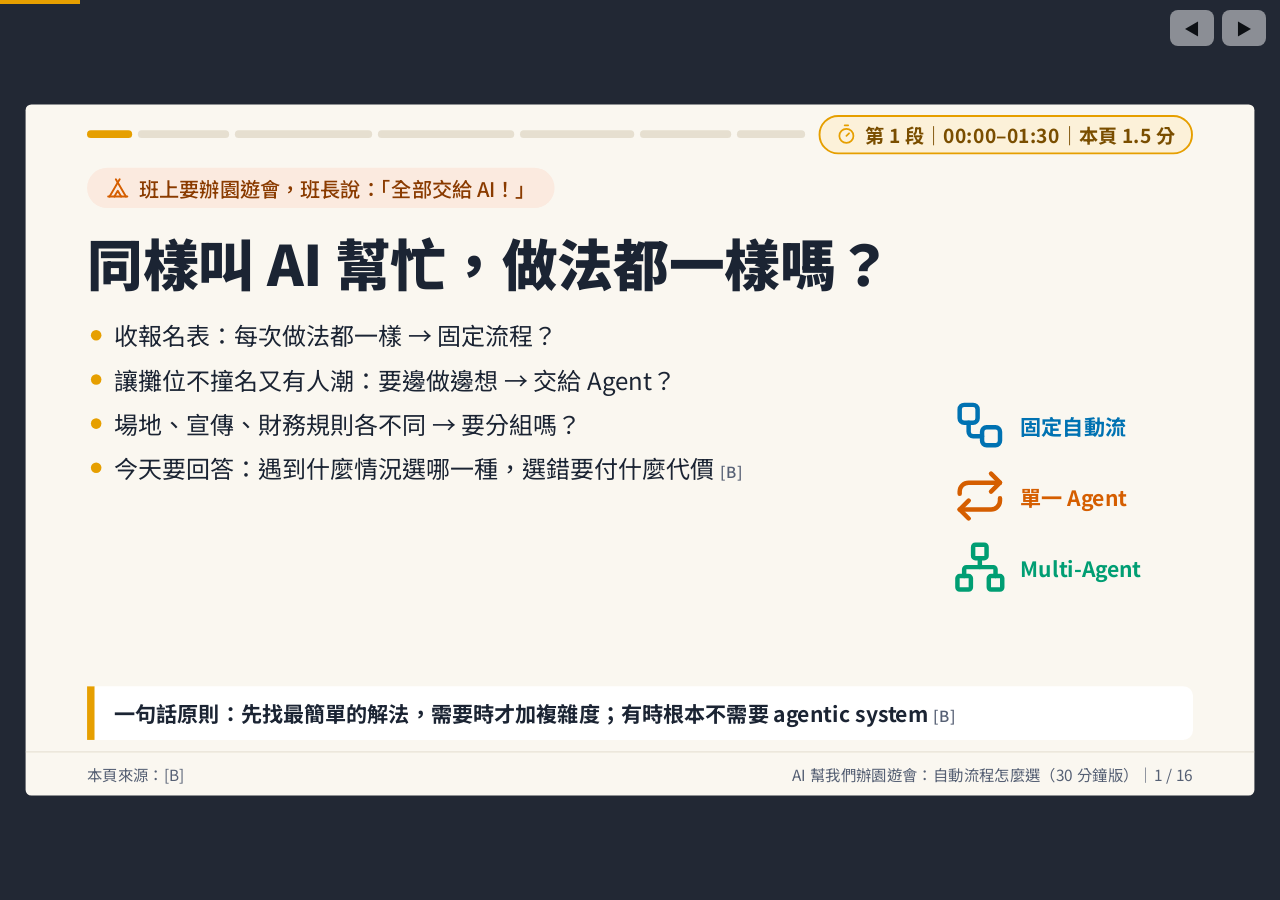
<file: slides/workflow-selection-高中-story.html>
<!doctype html>
<html lang="zh-Hant">
<head>
<meta charset="utf-8">
<meta name="viewport" content="width=device-width, initial-scale=1">
<title>AI 幫我們辦園遊會：自動流程怎麼選（30 分鐘版）</title>
<link rel="preconnect" href="https://fonts.googleapis.com">
<link href="https://fonts.googleapis.com/css2?family=Noto+Sans+TC:wght@400;500;700;900&display=swap" rel="stylesheet">
<!--
  簡報母版 v2（templates/slides.html，Job w10-poc-004）
  Agent 只產出簡報結構 JSON；組裝時把 JSON 注入 <script id="deck-data">，不改母版。
  風格參照（內建，並顯示在簡報最後一頁）：
    - 圖示：Lucide Icons v1.76.0，ISC License — https://lucide.dev ／ https://github.com/lucide-icons/lucide
      （下方 ICONS 內嵌的是 lucide-static 原始 SVG 路徑，未修改，只用 currentColor 換色）
    - 配色：Okabe–Ito 色盲友善配色（Color Universal Design，Okabe & Ito 2008）— https://jfly.uni-koeln.de/color/
      #0072B2 藍＝固定自動流｜#D55E00 朱＝單一 Agent｜#009E73 綠＝Multi-Agent｜#E69F00 橙＝強調／時間
    - 字型：Noto Sans TC，SIL Open Font License 1.1 — https://fonts.google.com/noto/specimen/Noto+Sans+TC
  版面規則：specs/style.md（v2 依 PM 釐清：每頁重點比 v1 多；內文 ≥ 22px、標題 ≥ 40px；每頁標段落與分鐘）
-->
<style>
  :root{
    --wf:#0072B2; --ag:#D55E00; --ma:#009E73; --acc:#E69F00; --sky:#56B4E9;
    --bg:#FAF7F0; --ink:#1B2433; --muted:#566074; --line:#E3DCCD; --card:#FFFFFF;
    --wf-l:#E3F0F8; --ag-l:#FBEADF; --ma-l:#DFF3EC; --acc-l:#FCF1D9;
  }
  *{box-sizing:border-box;margin:0;padding:0}
  html,body{height:100%;background:#222834;font-family:"Noto Sans TC","PingFang TC","Microsoft JhengHei",sans-serif;color:var(--ink)}
  #stage{position:fixed;inset:0;display:flex;align-items:center;justify-content:center}
  .slide{position:absolute;width:1280px;height:720px;background:var(--bg);border-radius:6px;overflow:hidden;
    display:none;flex-direction:column;padding:0 64px;transform-origin:center center}
  .slide.on{display:flex}
  svg.i{width:1em;height:1em;fill:none;stroke:currentColor;stroke-width:2;stroke-linecap:round;stroke-linejoin:round;flex:none}
  /* 上方：段落時間軸＋本頁時間 */
  .top{display:flex;align-items:center;gap:14px;height:62px;flex:none}
  .tl{display:flex;gap:6px;flex:1}
  .tl span{height:8px;border-radius:4px;background:#E6DFD0}
  .tl span.done{background:#C9BFA9}
  .tl span.cur{background:var(--acc)}
  .badge{display:flex;align-items:center;gap:8px;font-size:20px;font-weight:700;color:#7A4E00;background:var(--acc-l);
    border:2px solid var(--acc);border-radius:999px;padding:4px 16px;white-space:nowrap}
  .badge svg{font-size:22px;color:var(--acc)}
  .story{display:inline-flex;align-items:center;gap:10px;align-self:flex-start;font-size:21px;font-weight:500;color:#8A3B00;
    background:var(--ag-l);border-radius:999px;padding:6px 20px;margin:4px 0 12px;max-width:100%}
  .story svg{font-size:24px;color:var(--ag)}
  h1{font-size:42px;font-weight:900;line-height:1.2;margin-bottom:16px}
  .t-cover h1{font-size:58px;margin:10px 0 22px}
  .body{flex:1;display:flex;flex-direction:column;gap:12px;min-height:0}
  .ref{font-size:16px;color:var(--muted);font-weight:500;white-space:nowrap;letter-spacing:.3px}
  ul.pts{list-style:none;display:flex;flex-direction:column;gap:10px}
  ul.pts li{font-size:24px;line-height:1.45;padding-left:28px;position:relative}
  ul.pts li::before{content:"";position:absolute;left:4px;top:13px;width:11px;height:11px;border-radius:50%;background:var(--c,var(--acc))}
  .row{display:flex;gap:22px;min-height:0}
  .card{background:var(--card);border:2px solid var(--line);border-radius:14px;padding:16px 20px;display:flex;flex-direction:column;gap:8px;flex:1;min-width:0}
  .card .hd{display:flex;align-items:center;gap:12px;font-size:24px;font-weight:900;color:var(--c)}
  .card .hd svg{font-size:36px}
  .card .tx{font-size:24px;line-height:1.45}
  .wf{--c:var(--wf);--l:var(--wf-l)} .ag{--c:var(--ag);--l:var(--ag-l)} .ma{--c:var(--ma);--l:var(--ma-l)} .acc{--c:var(--acc);--l:var(--acc-l)}
  .card.wf,.card.ag,.card.ma{border-top:6px solid var(--c)}
  .note{font-size:20px;color:var(--muted);line-height:1.45}
  .callout{font-size:22px;font-weight:700;line-height:1.45;padding:12px 20px;border-left:8px solid var(--acc);background:#fff;border-radius:0 10px 10px 0}
  /* cover */
  .cover-wrap{display:flex;gap:40px;flex:1}
  .cover-wrap ul.pts li{font-size:25px}
  .cover-icons{display:flex;flex-direction:column;justify-content:center;gap:18px;width:250px}
  .cover-icons div{display:flex;align-items:center;gap:14px;font-size:22px;font-weight:700;color:var(--c)}
  .cover-icons svg{font-size:56px}
  /* agenda */
  .agenda{display:flex;flex-direction:column;gap:5px}
  .ag-row{display:grid;grid-template-columns:44px 1fr 200px 100px;align-items:center;gap:14px;background:#fff;border:2px solid var(--line);border-radius:12px;padding:3px 16px}
  .ag-row svg{font-size:32px;color:var(--c)}
  .ag-row .nm{font-size:23px;font-weight:700}
  .ag-row .rg{font-size:18px;color:var(--muted);white-space:nowrap}
  .ag-row .mn{font-size:22px;font-weight:900;color:#7A4E00;text-align:right}
  .bar{height:8px;border-radius:4px;background:var(--c);margin-top:3px}
  /* table */
  table{border-collapse:separate;border-spacing:0;width:100%;font-size:23px;background:#fff;border-radius:12px;overflow:hidden;border:2px solid var(--line)}
  th{font-size:19px;text-align:left;color:#fff;background:var(--ink);font-weight:700;padding:9px 14px}
  td{padding:12px 16px;border-top:1px solid var(--line);vertical-align:top;line-height:1.4}
  tr.wf td:first-child,tr.ag td:first-child,tr.ma td:first-child{border-left:8px solid var(--c);font-weight:700;color:var(--c)}
  td:first-child{font-weight:700}
  /* patterns */
  .pat{display:grid;gap:16px;flex:1;min-height:0}
  .pcard{background:#fff;border:2px solid var(--line);border-top:6px solid var(--wf);border-radius:14px;padding:12px 18px;display:flex;flex-direction:column;gap:7px}
  .pcard .hd{display:flex;align-items:center;gap:10px;font-size:23px;font-weight:900;color:var(--wf)}
  .pcard .hd svg{font-size:32px} .pcard .hd em{margin-left:auto;font-style:normal;font-size:17px;color:#7A4E00;background:var(--acc-l);border-radius:999px;padding:2px 10px}
  .pcard .how{font-size:22px;line-height:1.42}
  .pcard .ex{font-size:19px;line-height:1.42;color:#244}
  .pcard .fair{font-size:19px;line-height:1.4;color:#8A3B00;background:var(--ag-l);border-radius:8px;padding:4px 10px}
  .warns{display:flex;flex-direction:column;gap:6px}
  .warns div{font-size:19px;line-height:1.4;background:#fff;border-left:6px solid var(--acc);padding:6px 14px;border-radius:0 8px 8px 0}
  /* steps */
  .steps{display:flex;gap:30px;flex:1;min-height:0}
  ol.st{list-style:none;counter-reset:s;display:flex;flex-direction:column;gap:10px;flex:1}
  ol.st li{counter-increment:s;font-size:23px;line-height:1.45;background:#fff;border:2px solid var(--line);border-radius:12px;padding:10px 16px 10px 64px;position:relative}
  ol.st li::before{content:counter(s);position:absolute;left:14px;top:9px;width:36px;height:36px;border-radius:50%;background:var(--c);color:#fff;font-weight:900;font-size:21px;display:flex;align-items:center;justify-content:center}
  .diagram{width:330px;flex:none;display:flex;align-items:center;justify-content:center}
  .diagram svg{width:320px;height:auto}
  /* split */
  .split{display:flex;gap:22px;flex:1;min-height:0}
  .split .card ul.pts li{font-size:23px}
  .split .card ul.pts{gap:14px}
  /* myths */
  .myths{display:grid;grid-template-columns:1fr 1fr;gap:20px}
  .myth{background:#fff;border:2px solid var(--line);border-radius:14px;padding:22px 24px;cursor:pointer;min-height:150px}
  .myth .m{display:flex;gap:10px;align-items:center;font-size:26px;font-weight:700;flex-wrap:wrap}
  .myth .m svg{font-size:28px;color:var(--ag)}
  .myth .f{display:flex;gap:10px;align-items:flex-start;font-size:24px;line-height:1.4;margin-top:8px;color:#06523C;visibility:hidden}
  .myth .f svg{font-size:26px;color:var(--ma)}
  .myth.open .f{visibility:visible}
  .hint{font-size:16px;color:var(--muted);font-weight:500}
  .myth.open .hint,.quiz li.open .hint{display:none}
  /* quiz */
  ol.quiz{list-style:none;display:flex;flex-direction:column;gap:10px}
  .quiz li{background:#fff;border:2px solid var(--line);border-radius:14px;padding:14px 22px;cursor:pointer}
  .quiz .q{font-size:24px;font-weight:700;line-height:1.42}
  .quiz .a{font-size:23px;margin-top:6px;color:#06523C;font-weight:700;visibility:hidden}
  .quiz li.open .a{visibility:visible}
  /* sources */
  .srcgrid{display:grid;grid-template-columns:1.15fr 1fr;gap:22px;flex:1;min-height:0}
  .srcs{list-style:none;display:flex;flex-direction:column;gap:9px}
  .srcs li{font-size:20px;line-height:1.35}
  .srcs b{color:var(--ag);margin-right:6px}
  .srcs a{display:block;color:var(--muted);font-size:15px;word-break:break-all}
  footer{display:flex;justify-content:space-between;align-items:center;height:46px;margin:12px -64px 0;padding:0 64px;
    font-size:16px;color:var(--muted);border-top:1px solid var(--line);flex:none}
  #nav{position:fixed;top:10px;right:14px;opacity:.6;display:flex;gap:8px;z-index:9}
  #nav button{font:inherit;font-size:16px;padding:6px 14px;border-radius:8px;border:0;background:#ffffffcc;cursor:pointer}
  #bar{position:fixed;left:0;top:0;height:4px;background:var(--acc);z-index:9;transition:width .2s}
  @media print{#nav,#bar{display:none}}
</style>
</head>
<body>
<div id="bar"></div>
<div id="stage"></div>
<div id="nav"><button id="prev" aria-label="上一頁">◀</button><button id="next" aria-label="下一頁">▶</button></div>
<script id="deck-data" type="application/json">{"job_id": "w10-poc-004", "version": "v2", "title": "AI 幫我們辦園遊會：自動流程怎麼選（30 分鐘版）", "duration_min": 30, "audience": "高中", "style": "story", "lesson_ref": "lessons/workflow-selection-高中-story.md", "wiki_ref": "wiki/workflow-selection/", "sources": [{"id": "A", "title": "n8n — Agents vs chains", "url": "https://docs.n8n.io/build/integrate-ai/understand-ai-components/agents-vs-chains"}, {"id": "B", "title": "Anthropic — Building effective agents（2024-12-19）", "url": "https://www.anthropic.com/research/building-effective-agents"}, {"id": "C", "title": "OpenAI — Orchestration and handoffs", "url": "https://developers.openai.com/api/docs/guides/agents/orchestration"}, {"id": "D", "title": "Yao et al. — ReAct（arXiv:2210.03629，v3 2023-03-10）", "url": "https://arxiv.org/abs/2210.03629"}, {"id": "E", "title": "LangGraph — Workflows and agents", "url": "https://docs.langchain.com/oss/python/langgraph/workflows-agents"}], "style_refs": [{"what": "圖示", "name": "Lucide Icons v1.76.0（ISC License）", "url": "https://lucide.dev", "repo": "https://github.com/lucide-icons/lucide", "note": "內嵌 SVG，未改路徑，只改顏色"}, {"what": "配色", "name": "Okabe–Ito 色盲友善配色（Color Universal Design, Okabe & Ito 2008）", "url": "https://jfly.uni-koeln.de/color/", "note": "藍 #0072B2＝固定自動流、朱 #D55E00＝單一 Agent、綠 #009E73＝Multi-Agent、橙 #E69F00＝強調"}, {"what": "字型", "name": "Noto Sans TC（SIL Open Font License 1.1）", "url": "https://fonts.google.com/noto/specimen/Noto+Sans+TC", "note": "Google Fonts 載入"}], "slides": [{"type": "cover", "sec": 1, "t0": "00:00", "t1": "01:30", "min": "1.5", "story": "班上要辦園遊會，班長說：「全部交給 AI！」", "title": "同樣叫 AI 幫忙，做法都一樣嗎？", "points": ["收報名表：每次做法都一樣 → 固定流程？", "讓攤位不撞名又有人潮：要邊做邊想 → 交給 Agent？", "場地、宣傳、財務規則各不同 → 要分組嗎？", "今天要回答：遇到什麼情況選哪一種，選錯要付什麼代價 [B]"], "question": "一句話原則：先找最簡單的解法，需要時才加複雜度；有時根本不需要 agentic system [B]", "refs": ["B"]}, {"type": "agenda", "sec": 1, "t0": "01:30", "t1": "02:00", "min": "0.5", "story": "今天的 30 分鐘怎麼走", "title": "課程地圖：7 段、30 分鐘", "items": [{"icon": "tent", "name": "開場故事", "min": 2, "range": "0–2", "wiki": "00"}, {"icon": "layers", "name": "三個名詞＋複雜度階梯", "min": 4, "range": "2–6", "wiki": "00"}, {"icon": "workflow", "name": "固定自動流：五種模式", "min": 6, "range": "6–12", "wiki": "01"}, {"icon": "repeat", "name": "單一 Agent：迴圈與 ReAct", "min": 6, "range": "12–18", "wiki": "02"}, {"icon": "network", "name": "Multi-Agent：兩種分工", "min": 5, "range": "18–23", "wiki": "03"}, {"icon": "list-ordered", "name": "選型決策：往上問五題", "min": 4, "range": "23–27", "wiki": "04"}, {"icon": "circle-help", "name": "誤解快問快答＋小測驗", "min": 3, "range": "27–30", "wiki": "00–04"}], "note": "每一頁右上角都標「第幾段｜這頁幾分鐘」，老師照著走就不會超時。", "refs": []}, {"type": "cards", "sec": 2, "t0": "02:00", "t1": "04:30", "min": "2.5", "cols": 3, "story": "先認識三種幫手，再看它們共用的地基", "title": "三個名詞＋共同地基", "cards": [{"icon": "workflow", "c": "wf", "title": "Workflow 固定自動流", "text": "照事先寫好的程式路線一步步做 [B][E]"}, {"icon": "repeat", "c": "ag", "title": "Agent 單一 Agent", "text": "AI 自己決定流程和要用哪些工具 [B][E]"}, {"icon": "network", "c": "ma", "title": "Multi-Agent 多 Agent 分工", "text": "不同專長各管一塊；先想清楚「每段最後由誰回答」 [C]"}], "extra": ["Anthropic 把它們統稱 agentic systems，但架構上把 workflow 和 agent 分開 [B]", "共同地基 augmented LLM：AI 外面加上查資料、工具、記憶；AI 會自己產生搜尋詞、挑工具、決定記什麼 [B][E]", "所以「固定流程」裡的 AI 一樣可以用工具和記憶（第 7 段會考） [B][E]"], "refs": ["B", "C", "E"]}, {"type": "table", "sec": 2, "t0": "04:30", "t1": "06:00", "min": "1.5", "story": "把四種做法排成一座樓梯", "title": "複雜度階梯：越往上越彈性、也越貴", "head": ["層", "誰決定下一步", "例子"], "rows": [["0 單次呼叫", "不用決定", "問一次 AI＋查資料＋給範例，很多應用這樣就夠 [B]"], ["1 固定自動流", "程式（事先寫好）", "五種模式，下一段介紹 [B][E]"], ["2 單一 Agent", "AI 邊做邊決定", "在迴圈裡用工具 [B][E]"], ["3 Multi-Agent", "各分支的專家／總召", "交棒，或把專家當工具叫 [C]"]], "rowc": ["", "wf", "ag", "ma"], "takeaway": "往上爬只改兩件事：路徑由誰決定、最後回覆由誰負責；代價是常用延遲和成本換表現 [B][C][E]", "refs": ["B", "C", "E"]}, {"type": "patterns", "sec": 3, "t0": "06:00", "t1": "08:30", "min": "2.5", "story": "每天：整理報名表 → 檢查有沒有漏填 → 寄通知，步驟固定", "title": "固定自動流①：一步接一步、先分類再分流", "lead": "核心：路線事先寫好，換來可預測、做法一致，適合定義清楚的任務 [B][E]（故事＋核心 30 秒）", "items": [{"icon": "list-checks", "name": "Prompt chaining 一步接一步", "min": "1 分", "how": "每步處理上一步的結果，中間可加檢查點（gate）；用時間換準確 [B][E]", "ex": "來源例：先寫行銷文案再翻譯；先寫大綱、檢查後再寫全文 [B]", "fair": "園遊會（示意）：整理名單 → 檢查漏填 → 寄信"}, {"icon": "route", "name": "Routing 先分類再分流", "min": "1 分", "how": "先分類，再交給專門流程；前提是分類做得準 [B][E]", "ex": "來源例：客服分一般／退款／技術支援；簡單題給小模型、難題給大模型 [B]", "fair": "園遊會（示意）：提問分「場地／繳費／其他」"}], "refs": ["B", "E"]}, {"type": "patterns", "sec": 3, "t0": "08:30", "t1": "12:00", "min": "3.5", "story": "同一段：再看三種進階模式", "title": "固定自動流②：同時做、指揮者派工、評分再改", "lead": "", "items": [{"icon": "split", "name": "Parallelization 同時做", "min": "1 分", "how": "Sectioning 拆小題同時做（加速）；Voting 同題做多次（提高信心） [B][E]", "ex": "來源例：一個模型回答、另一個同時篩不當內容；多個 prompt 一起找漏洞 [B]", "fair": "園遊會（示意）：海報文案三版同時產生再挑"}, {"icon": "user-cog", "name": "Orchestrator-workers 指揮者派工", "min": "1 分", "how": "中央 AI 看輸入臨時拆工作、派給 worker、再彙整 [B][E]", "ex": "來源例：每次要改很多檔案的程式產品；多來源蒐集資料 [B]", "fair": "園遊會（示意）：依今年攤位數臨時分配檢查工作"}, {"icon": "gauge", "name": "Evaluator-optimizer 評分再改", "min": "1 分", "how": "一個產生、一個評分給回饋，改到可接受為止 [B][E]", "ex": "來源例：文學翻譯由評估者挑細節 [B]", "fair": "園遊會（示意）：宣傳稿由「評審」挑錯再改"}], "warn": ["兩則提醒（共 30 秒）① orchestrator-workers ≠ 平行化——平行化的子任務事先定好，前者看輸入才決定 [B][E]", "② ⚠️ n8n 的 Basic LLM Chain 不支援記憶和工具，是產品定義 [A]；一般 workflow 的 AI 可以帶工具與記憶 [B][E]"], "refs": ["A", "B", "E"]}, {"type": "steps", "sec": 4, "t0": "12:00", "t1": "14:00", "min": "2", "diagram": "loop", "story": "「讓攤位不撞名又有人潮」：查名單 → 發現兩攤都叫珍奶站 → 想辦法 → 查場地圖……（示意）", "title": "單一 Agent①：一次任務怎麼跑", "steps": ["從指令或討論開始；任務清楚後自己規劃、自己做，需要時回頭問人 [B]", "每一步都從環境拿「真實結果」（工具查到的資料、程式結果）判斷進度 [B]", "在檢查點或卡住時停下來問人；通常設停止條件，例如最多跑幾輪 [B]", "畫成圖只有兩個點：AI →（要用工具嗎？）→ 工具 → 回到 AI；不用工具就結束 [E]"], "refs": ["B", "E"]}, {"type": "split", "sec": 4, "t0": "14:00", "t1": "16:30", "min": "2.5", "story": "Agent 怎麼「想」、又靠什麼「做」", "title": "單一 Agent②：ReAct 與工具", "cols": [{"icon": "brain", "c": "ag", "h": "ReAct：想一下、做一下（1.5 分）", "pts": ["交錯產生「推理」和「行動」：推理訂計畫、追進度、改計畫、處理例外；行動去外面查資料 [D]", "問答、事實查核測驗上，透過查 Wikipedia 減少瞎掰與錯誤傳遞，過程也較看得懂 [D]", "ALFWorld、WebShop 兩個測驗：只給 1–2 個範例，成功率比模仿學習、強化學習方法分別高 34、10 個百分點——不代表所有 Agent 都進步這麼多 [D]"]}, {"icon": "wrench", "c": "wf", "h": "工具是 Agent 的介面（1 分）", "pts": ["工具說明要像給新同學的說明書：範例、邊界情況、輸入格式，參數設計成不易用錯（防呆） [B]", "真實例子：做程式 Agent 時，改工具花的時間比改提示還多 [B]", "離開根目錄後用相對路徑會出錯，改成一律要求絕對路徑就好了 [B]"]}], "refs": ["B", "D"]}, {"type": "split", "sec": 4, "t0": "16:30", "t1": "18:00", "min": "1.5", "story": "Agent 很強，但不是免費的", "title": "單一 Agent③：什麼時候用、付什麼代價", "cols": [{"icon": "circle-check", "c": "ma", "h": "適合", "pts": ["開放式問題：很難預測要幾步、路線寫不死，而且對 AI 的判斷有一定信任 [B][E]", "要對話也要行動、有清楚成功標準、能形成回饋迴圈、有人看著 [B]", "例：客服；程式 Agent（能用自動測試檢查，但人工審查仍重要） [B]"]}, {"icon": "triangle-alert", "c": "ag", "h": "代價與護欄", "pts": ["比較貴、錯誤可能一路累積 [B]", "先在安全的沙盒環境多測，再加上護欄 [B]", "停止條件＋人工檢查點，保住控制權 [B]"]}], "refs": ["B", "E"]}, {"type": "table", "sec": 5, "t0": "18:00", "t1": "20:00", "min": "2", "story": "總召 Agent 派工給場地組、宣傳組、財務組（示意）", "title": "Multi-Agent①：兩種分工方式", "head": ["方式", "什麼時候用", "發生什麼事", "園遊會（示意）"], "rows": [["Handoffs 交棒", "專家應該接手下一個回覆", "控制權交給專家 [C]", "問「攤位在哪？」→ 交給場地組直接回答"], ["Agents as tools 當工具叫", "總召自己整合最後答案，專家只做摘要、分類這類小事", "總召保有回覆 [C]", "總召寫導師報告，只請財務組算數字"]], "rowc": ["ma", "wf"], "extra": ["來源例：分流 Agent 把對話交給帳務或退款專家（交棒）；研究助理呼叫摘要 Agent（當工具） [C]", "交棒要清楚：每個專家只做一件窄的事，交棒說明短而具體 [C]"], "refs": ["C"]}, {"type": "split", "sec": 5, "t0": "20:00", "t1": "23:00", "min": "3", "story": "分組要有理由，不是人多比較好看", "title": "Multi-Agent②：什麼時候才拆", "cols": [{"icon": "scale", "c": "ma", "h": "拆的條件（2 分）", "pts": ["能用一個 Agent 就先用一個 [C]", "拆開要明顯改善至少一項：能力隔離、規則隔離、提示更清楚、紀錄更好追 [C]", "只有下一段真的需要不同指令、工具或規則才拆；太早拆，提示、紀錄、核准關卡都變多 [C]", "分工的想法 workflow 早就有：分流、一個回答一個把關；每個考量各自專心做通常更好 [B]"]}, {"icon": "user-cog", "c": "wf", "h": "和 workflow 的關係（1 分）", "pts": ["Orchestrator-workers 是 workflow 裡最接近分工的模式 [B][E]", "中央 AI 看輸入拆工作、派給 worker，各自寫進共用的地方，再合成結果 [B][E]", "例：規劃器列出報告章節，每個 worker 寫一節，最後合成完整報告 [E]"]}], "refs": ["B", "C", "E"]}, {"type": "steps", "sec": 6, "t0": "23:00", "t1": "25:00", "min": "2", "diagram": "ladder", "story": "同一件事，由下往上問，答「夠了」就停", "title": "選型決策①：往上問五題", "steps": ["問一次 AI＋查資料＋範例夠不夠？夠 → 停 [B]", "能不能事先拆成固定步驟？能 → 選對應的固定模式 [B][E]", "子任務要看輸入才知道？→ Orchestrator-workers [B][E]", "連要幾步都無法預測？→ 單一 Agent，配停止條件和護欄 [B][D][E]", "各部分規則不同、一個 Agent 不夠清楚？→ Multi-Agent，再選交棒或當工具 [C]"], "note": "每往上一步都問：多出的時間、成本、提示和關卡值不值得？模式也可以組合，例如主流程分流、某個分支交給 Agent [B][C]", "refs": ["B", "C", "D", "E"]}, {"type": "table", "sec": 6, "t0": "25:00", "t1": "27:00", "min": "2", "story": "選太簡單、選太複雜，都會出狀況", "title": "選型決策②：選錯了會怎樣＋出手前檢查", "head": ["選得太簡單（該拆沒拆）", "選得太複雜（不該拆卻拆）"], "rows": [["不同類輸入擠一起，顧到一類就傷到另一類 [B]", "寫得死的任務用 Agent：更貴、錯誤會累積 [B]"], ["同一次呼叫又要回答又要把關，效果較差 [B]", "太早拆：提示、紀錄、關卡變多 [C]"], ["多個考量擠一次呼叫，不如分開專心做 [B]", "為套框架加抽象層，底層看不到、難除錯 [B]"]], "rowc": ["", "", ""], "takeaway": "檢查清單（30 秒）：說得出每一步嗎？[B][E] 能驗證每步結果嗎？[B] 設了停止條件和人工檢查點嗎？[B] 要拆的話，各專家哪裡不同？[C]", "refs": ["B", "C", "E"]}, {"type": "myths", "sec": 7, "t0": "27:00", "t1": "28:00", "min": "1", "story": "快問快答：對還是錯？舉手！", "title": "四個常見誤解", "myths": [{"myth": "固定流程不能用工具或記憶", "fact": "錯：那是 n8n chain 節點的產品限制", "refs": ["A", "B", "E"]}, {"myth": "Agent 越多越強", "fact": "錯：太早拆反而多出提示、紀錄和關卡", "refs": ["C"]}, {"myth": "Agent 比較先進，一律用 Agent", "fact": "錯：很多應用連 agentic system 都不需要", "refs": ["B"]}, {"myth": "ReAct 讓所有 Agent 成功率多 34％", "fact": "錯：那是兩個特定測驗、對特定方法的結果", "refs": ["D"]}], "refs": ["A", "B", "C", "D", "E"]}, {"type": "quiz", "sec": 7, "t0": "28:00", "t1": "30:00", "min": "2", "story": "園遊會結束了，來考考你（小測驗 1.5 分＋收尾 30 秒）", "title": "小測驗：你會怎麼選？", "questions": [{"q": "結束後照名單寄感謝信給每個攤位，步驟每次都一樣。選哪一種？", "a": "固定自動流（prompt chaining）：步驟固定、可事先拆好", "refs": ["B", "E"]}, {"q": "要 AI 找出「為什麼今年人潮變少」，不知道要查幾次。選哪一種？要加什麼保護？", "a": "單一 Agent；設停止條件（最多查幾輪），並在檢查點讓人看", "refs": ["B"]}, {"q": "總召寫導師報告，只想請財務組算好數字、自己整合。交棒還是當工具？", "a": "Agents as tools：總召保有最後回覆，專家只做有範圍的工作", "refs": ["C"]}], "takeaway": "帶走一句話：先用最簡單的，能證明變好才加複雜度 [B]", "refs": ["B", "C", "E"]}, {"type": "sources", "sec": 0, "t0": "", "t1": "", "min": "課後", "story": "課後附錄：內容與風格都有出處", "title": "來源與風格參照", "refs": []}]}</script>
<script>
(function(){
  const deck = JSON.parse(document.getElementById('deck-data').textContent);
  // Lucide Icons v1.76.0（ISC License, https://lucide.dev）原始 SVG 內容
  const LUCIDE = {"book-open": "<path d=\"M12 5v16\" /> <path d=\"M20.001 19A2 2 0 0022 17V5a2 2 0 00-1.999-2L16 3.002A5 5 0 0012 5a5 5 0 00-4-2H4a2 2 0 00-2 2v12a2 2 0 001.999 2H8a5 5 0 014 2 5 5 0 014-2z\" />", "brain": "<path d=\"M12 18V5\" /> <path d=\"M15 13a4.17 4.17 0 01-3-4 4.17 4.17 0 01-3 4\" /> <path d=\"M17.707 6.294A3 3 0 1012 5a3 3 0 10-5.707 1.294\" /> <path d=\"M17.996 5.125a4 4 0 012.526 5.77\" /> <path d=\"M18 18a4 4 0 002-7.465\" /> <path d=\"M19.967 17.482a4 4 0 11-7.967.517 4 4 0 11-7.967-.517\" /> <path d=\"M6 18a4 4 0 01-2-7.465\" /> <path d=\"M6.004 5.125a4 4 0 00-2.526 5.77\" />", "circle-check": "<circle cx=\"12\" cy=\"12\" r=\"10\" /> <path d=\"m16 9-5.5 5.5L8 12\" />", "circle-help": "<circle cx=\"12\" cy=\"12\" r=\"10\" /> <path d=\"M9 9.5a3 2.5 0 016 0c0 2-2 2-3 3.5\" /> <path d=\"M12 17h.01\" />", "circle-x": "<circle cx=\"12\" cy=\"12\" r=\"10\" /> <path d=\"m15 9-6 6\" /> <path d=\"m9 9 6 6\" />", "file-text": "<path d=\"M6 22a2 2 0 0 1-2-2V4a2 2 0 0 1 2-2h8a2.4 2.4 0 0 1 1.704.706l3.588 3.588A2.4 2.4 0 0 1 20 8v12a2 2 0 0 1-2 2z\" /> <path d=\"M14 2v5a1 1 0 0 0 1 1h5\" /> <path d=\"M10 9H8\" /> <path d=\"M16 13H8\" /> <path d=\"M16 17H8\" />", "gauge": "<path d=\"m12 14 4-4\" /> <path d=\"M3.34 19a10 10 0 1 1 17.32 0\" />", "layers": "<path d=\"M12.83 2.18a2 2 0 0 0-1.66 0L2.6 6.08a1 1 0 0 0 0 1.83l8.58 3.91a2 2 0 0 0 1.66 0l8.58-3.9a1 1 0 0 0 0-1.83z\" /> <path d=\"M2 12a1 1 0 0 0 .58.91l8.6 3.91a2 2 0 0 0 1.65 0l8.58-3.9A1 1 0 0 0 22 12\" /> <path d=\"M2 17a1 1 0 0 0 .58.91l8.6 3.91a2 2 0 0 0 1.65 0l8.58-3.9A1 1 0 0 0 22 17\" />", "list-checks": "<path d=\"M13 5h8\" /> <path d=\"M13 12h8\" /> <path d=\"M13 19h8\" /> <path d=\"m3 17 2 2 4-4\" /> <path d=\"m3 7 2 2 4-4\" />", "list-ordered": "<path d=\"M11 5h10\" /> <path d=\"M11 12h10\" /> <path d=\"M11 19h10\" /> <path d=\"M4 4h1v5\" /> <path d=\"M4 9h2\" /> <path d=\"M6.5 20H3.4c0-1 2.6-1.925 2.6-3.5a1.5 1.5 0 0 0-2.6-1.02\" />", "network": "<rect x=\"16\" y=\"16\" width=\"6\" height=\"6\" rx=\"1\" /> <rect x=\"2\" y=\"16\" width=\"6\" height=\"6\" rx=\"1\" /> <rect x=\"9\" y=\"2\" width=\"6\" height=\"6\" rx=\"1\" /> <path d=\"M5 16v-3a1 1 0 0 1 1-1h12a1 1 0 0 1 1 1v3\" /> <path d=\"M12 12V8\" />", "repeat": "<path d=\"m17 2 4 4-4 4\" /> <path d=\"M3 11v-1a4 4 0 0 1 4-4h14\" /> <path d=\"m7 22-4-4 4-4\" /> <path d=\"M21 13v1a4 4 0 0 1-4 4H3\" />", "route": "<path d=\"M9 5h8.5a1 1 0 010 7h-11a1 1 0 000 7H15\" /> <circle cx=\"18\" cy=\"19\" r=\"3\" /> <circle cx=\"6\" cy=\"5\" r=\"3\" />", "scale": "<path d=\"M12 3v18\" /> <path d=\"m19 8 3 8a5 5 0 0 1-6 0zV7\" /> <path d=\"M3 7h1a17 17 0 0 0 8-2 17 17 0 0 0 8 2h1\" /> <path d=\"m5 8 3 8a5 5 0 0 1-6 0zV7\" /> <path d=\"M7 21h10\" />", "sparkles": "<path d=\"M11.017 2.814a1 1 0 0 1 1.966 0l1.051 5.558a2 2 0 0 0 1.594 1.594l5.558 1.051a1 1 0 0 1 0 1.966l-5.558 1.051a2 2 0 0 0-1.594 1.594l-1.051 5.558a1 1 0 0 1-1.966 0l-1.051-5.558a2 2 0 0 0-1.594-1.594l-5.558-1.051a1 1 0 0 1 0-1.966l5.558-1.051a2 2 0 0 0 1.594-1.594z\" /> <path d=\"M20 2v4\" /> <path d=\"M22 4h-4\" /> <circle cx=\"4\" cy=\"20\" r=\"2\" />", "split": "<path d=\"M16 3h5v5\" /> <path d=\"M8 3H3v5\" /> <path d=\"M12 22v-8.3a4 4 0 0 0-1.172-2.872L3 3\" /> <path d=\"m15 9 6-6\" />", "tent": "<path d=\"M3.5 21 14 3\" /> <path d=\"M20.5 21 10 3\" /> <path d=\"M15.5 21 12 15l-3.5 6\" /> <path d=\"M2 21h20\" />", "timer": "<line x1=\"10\" x2=\"14\" y1=\"2\" y2=\"2\" /> <line x1=\"12\" x2=\"15\" y1=\"14\" y2=\"11\" /> <circle cx=\"12\" cy=\"14\" r=\"8\" />", "triangle-alert": "<path d=\"m21.73 18-8-14a2 2 0 0 0-3.48 0l-8 14A2 2 0 0 0 4 21h16a2 2 0 0 0 1.73-3\" /> <path d=\"M12 9v4\" /> <path d=\"M12 17h.01\" />", "user-cog": "<path d=\"M10 15H6a4 4 0 0 0-4 4v2\" /> <path d=\"m14.305 16.53.923-.382\" /> <path d=\"m15.228 13.852-.923-.383\" /> <path d=\"m16.852 12.228-.383-.923\" /> <path d=\"m16.852 17.772-.383.924\" /> <path d=\"m19.148 12.228.383-.923\" /> <path d=\"m19.53 18.696-.382-.924\" /> <path d=\"m20.772 13.852.924-.383\" /> <path d=\"m20.772 16.148.924.383\" /> <circle cx=\"18\" cy=\"15\" r=\"3\" /> <circle cx=\"9\" cy=\"7\" r=\"4\" />", "workflow": "<rect width=\"8\" height=\"8\" x=\"3\" y=\"3\" rx=\"2\" /> <path d=\"M7 11v4a2 2 0 0 0 2 2h4\" /> <rect width=\"8\" height=\"8\" x=\"13\" y=\"13\" rx=\"2\" />", "wrench": "<path d=\"M14.7 6.3a1 1 0 0 0 0 1.4l1.6 1.6a1 1 0 0 0 1.4 0l3.106-3.105c.32-.322.863-.22.983.218a6 6 0 0 1-8.259 7.057l-7.91 7.91a1 1 0 0 1-2.999-3l7.91-7.91a6 6 0 0 1 7.057-8.259c.438.12.54.662.219.984z\" />"};
  const ic = (n, cls) => LUCIDE[n] ? `<svg class="i ${cls||''}" viewBox="0 0 24 24" aria-hidden="true">${LUCIDE[n]}</svg>` : '';
  const esc = s => String(s).replace(/[&<>"]/g, c => ({'&':'&amp;','<':'&lt;','>':'&gt;','"':'&quot;'}[c]));
  const pt = s => esc(s).replace(/\s*((?:\[[A-E]\])+)/g, ' <span class="ref">$1</span>');
  const refTxt = r => (r && r.length) ? r.map(x => '[' + x + ']').join('') : '';
  const SECS = [2,4,6,6,5,4,3];
  const DIAG = {
    loop: `<svg viewBox="0 0 320 300" aria-label="Agent 工具迴圈">
      <rect x="95" y="20" width="130" height="64" rx="14" fill="var(--ag)"/><text x="160" y="60" text-anchor="middle" font-size="24" font-weight="900" fill="#fff">AI（想）</text>
      <rect x="95" y="196" width="130" height="64" rx="14" fill="var(--wf)"/><text x="160" y="236" text-anchor="middle" font-size="24" font-weight="900" fill="#fff">工具（做）</text>
      <path d="M95,60 C30,90 30,200 95,228" fill="none" stroke="var(--wf)" stroke-width="5"/><polygon points="88,214 104,232 82,238" fill="var(--wf)"/>
      <path d="M225,228 C290,200 290,90 225,60" fill="none" stroke="var(--ag)" stroke-width="5"/><polygon points="232,74 216,56 238,50" fill="var(--ag)"/>
      <text x="6" y="150" font-size="18" fill="var(--ink)">要用工具</text><text x="262" y="150" font-size="18" fill="var(--ink)">看結果</text>
      <text x="160" y="140" text-anchor="middle" font-size="18" fill="var(--muted)">不用工具 → 結束</text>
      <text x="160" y="290" text-anchor="middle" font-size="16" fill="var(--muted)">圖意依 [E] 的 agent 圖</text></svg>`,
    ladder: `<svg viewBox="0 0 320 320" aria-label="複雜度階梯">
      ${[['0 單次呼叫','#9AA3B2'],['1 固定自動流','var(--wf)'],['1+ 指揮者派工','var(--sky)'],['2 單一 Agent','var(--ag)'],['3 Multi-Agent','var(--ma)']].map((r,k)=>`<rect x="${10+k*28}" y="${262-k*58}" width="${190}" height="48" rx="10" fill="${r[1]}"/><text x="${24+k*28}" y="${294-k*58}" font-size="20" font-weight="900" fill="#fff">${r[0]}</text>`).join('')}
      <path d="M300,300 L300,40" stroke="var(--acc)" stroke-width="5"/><polygon points="288,48 300,22 312,48" fill="var(--acc)"/>
      <text x="300" y="14" font-size="16" fill="var(--muted)" text-anchor="end">往上＝更彈性、更貴</text></svg>`
  };
  const stage = document.getElementById('stage');
  const N = deck.slides.length;
  deck.slides.forEach((s, i) => {
    const el = document.createElement('section');
    el.className = 'slide t-' + s.type;
    const tl = SECS.map((m, k) => `<span style="flex:${m}" class="${s.sec ? (k + 1 < s.sec ? 'done' : (k + 1 === s.sec ? 'cur' : '')) : 'done'}"></span>`).join('');
    const badge = s.sec ? `${ic('timer')}第 ${s.sec} 段｜${s.t0}–${s.t1}｜本頁 ${s.min} 分` : `${ic('book-open')}課後附錄`;
    let h = `<div class="top"><div class="tl" title="7 段時間軸">${tl}</div><div class="badge">${badge}</div></div>`;
    h += `<div class="story">${ic('tent')}${esc(s.story)}</div><h1>${esc(s.title)}</h1><div class="body">`;
    if (s.type === 'cover') {
      h += `<div class="cover-wrap"><ul class="pts" style="flex:1">${s.points.map(p => `<li>${pt(p)}</li>`).join('')}</ul>
        <div class="cover-icons"><div class="wf">${ic('workflow')}固定自動流</div><div class="ag">${ic('repeat')}單一 Agent</div><div class="ma">${ic('network')}Multi-Agent</div></div></div>
        <div class="callout">${pt(s.question)}</div>`;
    } else if (s.type === 'agenda') {
      h += `<div class="agenda">${s.items.map((it, k) => `<div class="ag-row ${['acc','acc','wf','ag','ma','acc','acc'][k]}">${ic(it.icon)}<div><div class="nm">${k + 1}. ${esc(it.name)}</div><div class="bar" style="width:${it.min / 6 * 100}%"></div></div><div class="rg">${esc(it.range)} 分｜Wiki ${esc(it.wiki)}</div><div class="mn">${it.min} 分鐘</div></div>`).join('')}</div><p class="note">${esc(s.note)}</p>`;
    } else if (s.type === 'cards') {
      h += `<div class="row">${s.cards.map(c => `<div class="card ${c.c}"><div class="hd">${ic(c.icon)}${esc(c.title)}</div><div class="tx">${pt(c.text)}</div></div>`).join('')}</div>`;
      if (s.extra) h += `<ul class="pts">${s.extra.map(p => `<li>${pt(p)}</li>`).join('')}</ul>`;
    } else if (s.type === 'table') {
      h += `<table><tr>${s.head.map(x => `<th>${esc(x)}</th>`).join('')}</tr>${s.rows.map((r, k) => `<tr class="${(s.rowc || [])[k] || ''}">${r.map(c => `<td>${pt(c)}</td>`).join('')}</tr>`).join('')}</table>`;
      if (s.extra) h += `<ul class="pts">${s.extra.map(p => `<li>${pt(p)}</li>`).join('')}</ul>`;
      if (s.takeaway) h += `<div class="callout">${pt(s.takeaway)}</div>`;
    } else if (s.type === 'patterns') {
      if (s.lead) h += `<div class="callout" style="font-size:20px">${pt(s.lead)}</div>`;
      h += `<div class="pat" style="grid-template-columns:repeat(${s.items.length},1fr)">${s.items.map(p => `<div class="pcard"><div class="hd">${ic(p.icon)}${esc(p.name)}<em>${esc(p.min)}</em></div><div class="how">${pt(p.how)}</div><div class="ex">${pt(p.ex)}</div><div class="fair">${pt(p.fair)}</div></div>`).join('')}</div>`;
      if (s.warn) h += `<div class="warns">${s.warn.map(w => `<div>${pt(w)}</div>`).join('')}</div>`;
    } else if (s.type === 'steps') {
      const c = s.diagram === 'loop' ? 'ag' : 'acc';
      h += `<div class="steps"><ol class="st ${c}">${s.steps.map(x => `<li>${pt(x)}</li>`).join('')}</ol><div class="diagram">${DIAG[s.diagram] || ''}</div></div>`;
      if (s.note) h += `<p class="note">${pt(s.note)}</p>`;
    } else if (s.type === 'split') {
      h += `<div class="split">${s.cols.map(c => `<div class="card ${c.c}"><div class="hd">${ic(c.icon)}${esc(c.h)}</div><ul class="pts">${c.pts.map(p => `<li>${pt(p)}</li>`).join('')}</ul></div>`).join('')}</div>`;
    } else if (s.type === 'myths') {
      h += `<div class="myths">${s.myths.map(m => `<div class="myth" tabindex="0"><div class="m">${ic('circle-x')}「${esc(m.myth)}」<span class="hint">（點我看答案）</span></div><div class="f">${ic('circle-check')}<span>${esc(m.fact)} <span class="ref">${refTxt(m.refs)}</span></span></div></div>`).join('')}</div>`;
    } else if (s.type === 'quiz') {
      h += `<ol class="quiz">${s.questions.map((q, k) => `<li tabindex="0"><div class="q">${k + 1}. ${esc(q.q)} <span class="hint">（點我看答案）</span></div><div class="a">答：${esc(q.a)} <span class="ref">${refTxt(q.refs)}</span></div></li>`).join('')}</ol>`;
      if (s.takeaway) h += `<div class="callout">${pt(s.takeaway)}</div>`;
    } else if (s.type === 'sources') {
      h += `<div class="srcgrid"><div class="card"><div class="hd" style="color:var(--ag)">${ic('file-text')}內容來源（Wiki [A]–[E]）</div><ul class="srcs">${deck.sources.map(x => `<li><b>[${x.id}]</b>${esc(x.title)}<a href="${esc(x.url)}" target="_blank" rel="noopener">${esc(x.url)}</a></li>`).join('')}</ul></div>
        <div class="card"><div class="hd" style="color:var(--wf)">${ic('sparkles')}風格參照（外部開源／公開方案）</div><ul class="srcs">${deck.style_refs.map(x => `<li><b style="color:var(--wf)">${esc(x.what)}</b>${esc(x.name)}<a href="${esc(x.url)}" target="_blank" rel="noopener">${esc(x.url)}</a><span class="note" style="font-size:15px">${esc(x.note)}</span></li>`).join('')}</ul></div></div>`;
    }
    h += `</div><footer><span>${s.type === 'sources' ? '完整來源＋風格參照' : '本頁來源：' + (refTxt(s.refs) || '—（課程地圖，無內容主張）')}</span><span>${esc(deck.title)}｜${i + 1} / ${N}</span></footer>`;
    el.innerHTML = h;
    stage.appendChild(el);
  });
  stage.querySelectorAll('.quiz li,.myth').forEach(li => li.addEventListener('click', e => { e.stopPropagation(); li.classList.toggle('open'); }));
  const slides = [...stage.children];
  let cur = Math.min(Math.max(parseInt(location.hash.slice(1)) - 1 || 0, 0), N - 1);
  function fit(){ const k = Math.min(innerWidth / 1280, innerHeight / 720) * 0.96; slides.forEach(s => s.style.transform = `scale(${k})`); }
  function show(n){ cur = Math.min(Math.max(n, 0), N - 1); slides.forEach((s, i) => s.classList.toggle('on', i === cur));
    document.getElementById('bar').style.width = ((cur + 1) / N * 100) + '%'; history.replaceState(null, '', '#' + (cur + 1)); }
  addEventListener('resize', fit);
  addEventListener('hashchange', () => { const n = parseInt(location.hash.slice(1)) - 1; if (n !== cur && !isNaN(n)) show(n); });
  addEventListener('keydown', e => { if (['ArrowRight','PageDown',' '].includes(e.key)) show(cur + 1); if (['ArrowLeft','PageUp'].includes(e.key)) show(cur - 1); });
  document.getElementById('next').onclick = () => show(cur + 1);
  document.getElementById('prev').onclick = () => show(cur - 1);
  fit(); show(cur);
})();
</script>
</body>
</html>
</file>
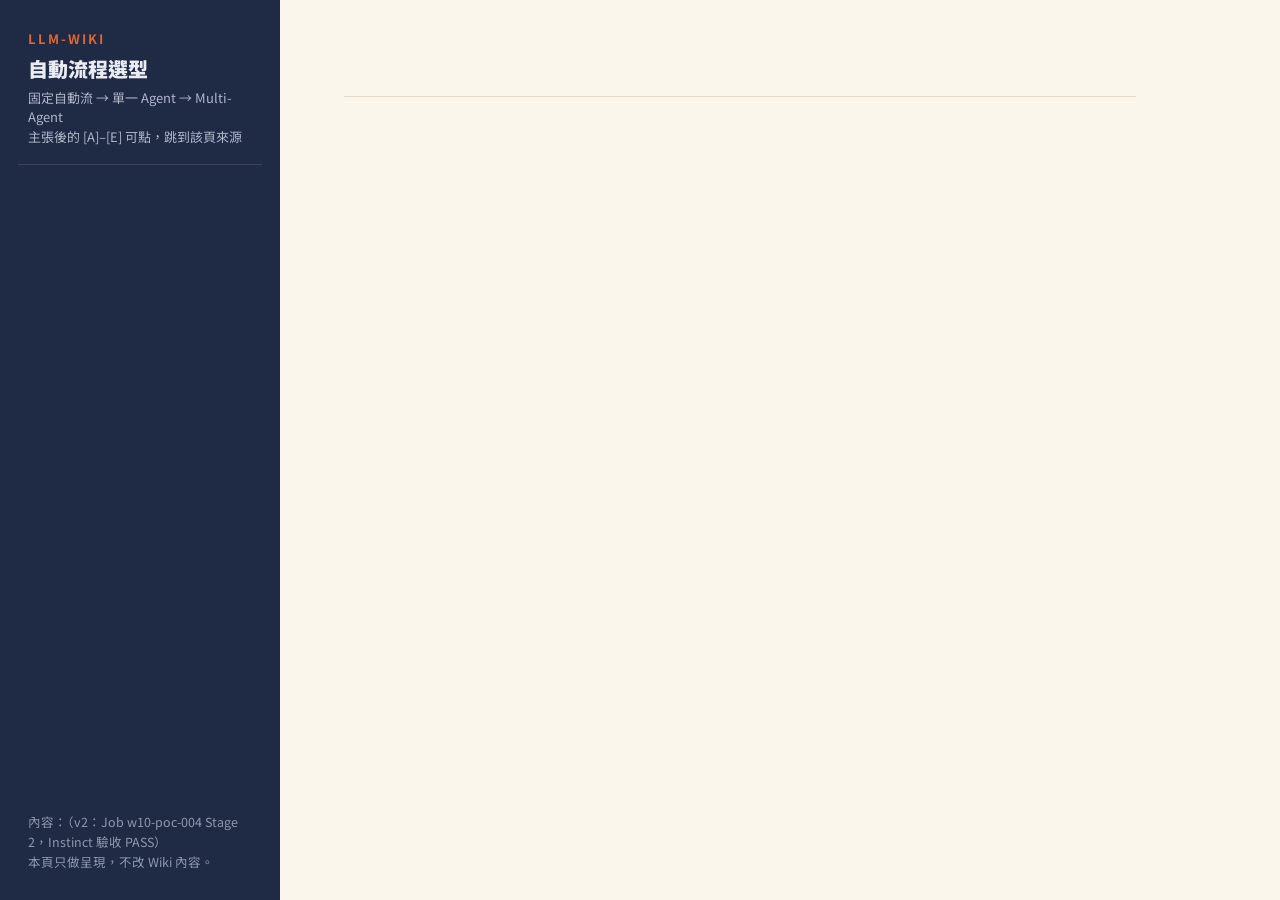
<file: templates/wiki.html>
<!doctype html>
<html lang="zh-Hant">
<head>
<meta charset="utf-8">
<meta name="viewport" content="width=device-width, initial-scale=1">
<title>LLM-Wiki｜自動流程選型（固定自動流 → 單一 Agent → Multi-Agent）</title>
<link rel="preconnect" href="https://fonts.googleapis.com">
<link href="https://fonts.googleapis.com/css2?family=Noto+Sans+TC:wght@400;500;700;900&display=swap" rel="stylesheet">
<!--
  Wiki 瀏覽頁母版（templates/wiki.html）
  內容由 scripts/build_wiki.py 從 wiki/*.md 轉出後注入 <script id="wiki-data">，母版不放任何 Wiki 文字。
  配色與字型沿用簡報母版 templates/slides.html。
-->
<style>
  :root{
    --bg:#FBF6EC; --ink:#1F2A44; --muted:#5B6478; --line:#E4DACA;
    --accent:#E0662F; --accent-soft:#FDE8DC; --line-c:#2F7DD1; --branch-c:#2E9E6A;
    --card:#FFFFFF; --side:#1F2A44;
  }
  *{box-sizing:border-box;margin:0;padding:0}
  html{scroll-behavior:smooth}
  body{background:var(--bg);color:var(--ink);font-family:"Noto Sans TC","PingFang TC","Microsoft JhengHei",sans-serif;
    font-size:17px;line-height:1.75;display:grid;grid-template-columns:280px minmax(0,1fr);min-height:100vh}
  aside{background:var(--side);color:#E9ECF3;position:sticky;top:0;height:100vh;overflow-y:auto;padding:28px 18px;display:flex;flex-direction:column;gap:6px}
  .brand{padding:0 10px 18px;border-bottom:1px solid #ffffff22;margin-bottom:12px}
  .brand .k{font-size:13px;letter-spacing:2px;color:var(--accent);font-weight:700}
  .brand .t{font-size:20px;font-weight:900;line-height:1.35;margin-top:4px}
  .brand .s{font-size:13px;color:#AEB6C8;margin-top:6px;line-height:1.5}
  nav a{display:flex;gap:10px;align-items:baseline;padding:10px 12px;border-radius:10px;color:#D5DAE5;text-decoration:none;font-size:15.5px;line-height:1.45}
  nav a .n{font-weight:900;color:#8E98AE;font-size:14px;min-width:22px}
  nav a:hover{background:#ffffff12;color:#fff}
  nav a.on{background:var(--accent);color:#fff}
  nav a.on .n{color:#fff}
  .sep{height:1px;background:#ffffff22;margin:12px 6px}
  .side-foot{margin-top:auto;font-size:12.5px;color:#8E98AE;padding:16px 10px 0;line-height:1.6}
  .side-foot a{color:#AEB6C8}
  main{padding:48px clamp(20px,5vw,72px) 80px;max-width:920px;width:100%}
  .crumb{font-size:13.5px;color:var(--muted);margin-bottom:10px}
  .crumb a{color:var(--muted)}
  article h1{font-size:34px;font-weight:900;line-height:1.3;margin-bottom:22px;padding-bottom:16px;border-bottom:3px solid var(--ink)}
  article h2{font-size:23px;font-weight:900;margin:34px 0 12px;padding-left:12px;border-left:6px solid var(--accent)}
  article h3{font-size:19px;font-weight:700;margin:24px 0 8px}
  article p{margin:10px 0}
  article ul,article ol{margin:8px 0 8px 1.4em}
  article li{margin:6px 0}
  article li ul{margin-top:4px}
  article strong{font-weight:900}
  article blockquote{background:var(--accent-soft);border-left:6px solid var(--accent);border-radius:0 12px 12px 0;padding:12px 18px;margin:0 0 18px;font-size:15.5px;color:#5a3a26}
  article code{font-family:ui-monospace,Menlo,Consolas,monospace;font-size:.88em;background:#EFE6D6;border-radius:5px;padding:1px 6px}
  article pre{background:#fff;border:1px solid var(--line);border-radius:12px;padding:14px 18px;overflow-x:auto;margin:12px 0}
  article pre code{background:none;padding:0;font-size:14px;line-height:1.6}
  article a{color:var(--line-c);word-break:break-all}
  .tbl{overflow-x:auto;margin:14px 0;background:var(--card);border:1px solid var(--line);border-radius:12px}
  table{border-collapse:collapse;width:100%;font-size:15.5px}
  th{text-align:left;font-weight:700;color:var(--muted);padding:10px 14px;border-bottom:2px solid var(--ink);white-space:nowrap}
  td{padding:10px 14px;border-bottom:1px solid var(--line);vertical-align:top;line-height:1.6}
  tr:last-child td{border-bottom:0}
  a.tag{display:inline-block;font-size:12.5px;font-weight:700;line-height:1;padding:4px 6px;margin:0 1px;border-radius:6px;
    background:var(--accent-soft);color:var(--accent);text-decoration:none;vertical-align:2px;word-break:normal;cursor:pointer}
  a.tag:hover{background:var(--accent);color:#fff}
  h2.srchead + ul, h2.srchead + ol{list-style:none;margin-left:0;background:var(--card);border:1px solid var(--line);border-radius:12px;padding:8px 18px}
  h2.srchead + ul li{padding:8px 0;border-bottom:1px dashed var(--line);font-size:15.5px}
  h2.srchead + ul li:last-child{border-bottom:0}
  li.hit{background:#FFF3C4;border-radius:6px;transition:background .3s}
  .pager{display:flex;justify-content:space-between;gap:14px;margin-top:48px;padding-top:22px;border-top:1px solid var(--line)}
  .pager a{flex:1;max-width:48%;background:var(--card);border:1px solid var(--line);border-radius:12px;padding:12px 16px;text-decoration:none;color:var(--ink);font-weight:700;font-size:15px;line-height:1.45}
  .pager a small{display:block;color:var(--muted);font-weight:500;font-size:12.5px}
  .pager a.next{text-align:right;margin-left:auto}
  .pager a:hover{border-color:var(--accent)}
  .src-file{margin-top:20px;font-size:13px;color:var(--muted)}
  .src-file a{color:var(--muted)}
  #menu{display:none}
  @media (max-width:820px){
    body{display:block}
    aside{position:sticky;top:0;height:auto;z-index:5;padding:12px 14px;gap:0}
    .brand{padding:0;border:0;margin:0;display:flex;justify-content:space-between;align-items:center}
    .brand .k,.brand .s{display:none}
    .brand .t{font-size:16px;margin:0}
    #menu{display:block;font:inherit;font-size:14px;background:var(--accent);color:#fff;border:0;border-radius:8px;padding:6px 12px;cursor:pointer}
    aside nav,aside .sep,aside .side-foot{display:none}
    aside.open nav{display:block;margin-top:10px}
    aside.open .sep{display:block}
    main{padding:24px 18px 60px}
    article h1{font-size:26px}
  }
</style>
</head>
<body>
<aside id="side">
  <div class="brand">
    <div>
      <div class="k">LLM-WIKI</div>
      <div class="t">自動流程選型</div>
      <div class="s">固定自動流 → 單一 Agent → Multi-Agent<br>主張後的 [A]–[E] 可點，跳到該頁來源</div>
    </div>
    <button id="menu" aria-label="開啟目錄">目錄</button>
  </div>
  <nav id="nav"></nav>
  <div class="side-foot">內容：<span id="foot-path"></span>（v2：Job w10-poc-004 Stage 2，Instinct 驗收 PASS）<br>本頁只做呈現，不改 Wiki 內容。</div>
</aside>
<main>
  <div class="crumb" id="crumb"></div>
  <article id="doc"></article>
  <div class="pager" id="pager"></div>
</main>
<script id="wiki-data" type="application/json">{{WIKI_JSON}}</script>
<script>
(function(){
  const W = JSON.parse(document.getElementById('wiki-data').textContent);
  const P = W.pages, wikiPages = P.filter(p => p.id !== 'about');
  const $ = id => document.getElementById(id);
  const esc = s => s.replace(/[&<>"]/g, c => ({'&':'&amp;','<':'&lt;','>':'&gt;','"':'&quot;'}[c]));
  const short = t => t.replace(/^\d\d\s*/, '').replace(/[（(].*$/, '').split('：')[0];
  $('foot-path').textContent = 'wiki/' + W.slug + '/';

  // 從各頁「來源」清單收集 [A]–[E] 標題，做 tag 的滑鼠提示
  const SRC = {};
  const tmp = document.createElement('div');
  P.forEach(p => { tmp.innerHTML = p.html; tmp.querySelectorAll('h2.srchead + ul > li').forEach(li => {
    const m = li.textContent.match(/^\[([A-E])\]\s*(.*?)：\s*https?:/); if (m && !SRC[m[1]]) SRC[m[1]] = m[2]; }); });

  $('nav').innerHTML = wikiPages.map(p => `<a href="#${p.id}" data-id="${p.id}"><span class="n">${p.id}</span><span>${esc(short(p.title))}</span></a>`).join('')
    + '<div class="sep"></div>' + P.filter(p => p.id === 'about').map(p => `<a href="#about" data-id="about"><span class="n">ⓘ</span><span>${esc(p.title)}</span></a>`).join('');

  function show(id){
    const i = P.findIndex(p => p.id === id); const p = P[i >= 0 ? i : 0];
    const doc = $('doc'); doc.innerHTML = p.html;
    if (p.id === 'about' && !doc.querySelector('h1')) doc.insertAdjacentHTML('afterbegin', `<h1>${esc(p.title)}</h1>`);
    doc.querySelectorAll('h2.srchead + ul > li').forEach(li => { const m = li.textContent.match(/^\[([A-E])\]/); if (m) li.id = 'src-' + m[1]; });
    doc.querySelectorAll('a.tag').forEach(a => { const k = a.dataset.src; if (SRC[k]) a.title = '[' + k + '] ' + SRC[k]; });
    $('crumb').innerHTML = `LLM-Wiki ／ <a href="${W.repo}${p.file}" target="_blank" rel="noopener">${esc(p.file)}</a>`;
    document.title = p.title + '｜LLM-Wiki';
    const seq = wikiPages, k = seq.indexOf(p);
    const prev = k > 0 ? seq[k-1] : null, next = k >= 0 && k < seq.length - 1 ? seq[k+1] : (k < 0 ? seq[0] : null);
    $('pager').innerHTML = (prev ? `<a href="#${prev.id}"><small>← 上一頁</small>${esc(prev.title)}</a>` : '')
      + (next ? `<a class="next" href="#${next.id}"><small>下一頁 →</small>${esc(next.title)}</a>` : '');
    document.querySelectorAll('#nav a').forEach(a => a.classList.toggle('on', a.dataset.id === p.id));
    $('side').classList.remove('open');
    window.scrollTo(0, 0);
  }
  // tag 點擊：跳到本頁來源；本頁沒列就跳 00 總覽的來源清單
  document.addEventListener('click', e => {
    const a = e.target.closest('a.tag'); if (!a) return; e.preventDefault();
    let li = document.getElementById('src-' + a.dataset.src);
    if (!li) { location.hash = '00'; setTimeout(() => flash(document.getElementById('src-' + a.dataset.src)), 30); return; }
    flash(li);
  });
  function flash(li){ if (!li) return; li.scrollIntoView({block:'center'}); li.classList.add('hit'); setTimeout(() => li.classList.remove('hit'), 1600); }
  $('menu').addEventListener('click', () => $('side').classList.toggle('open'));
  const route = () => show((location.hash || '#00').slice(1));
  addEventListener('hashchange', route); route();
})();
</script>
</body>
</html>
</file>
